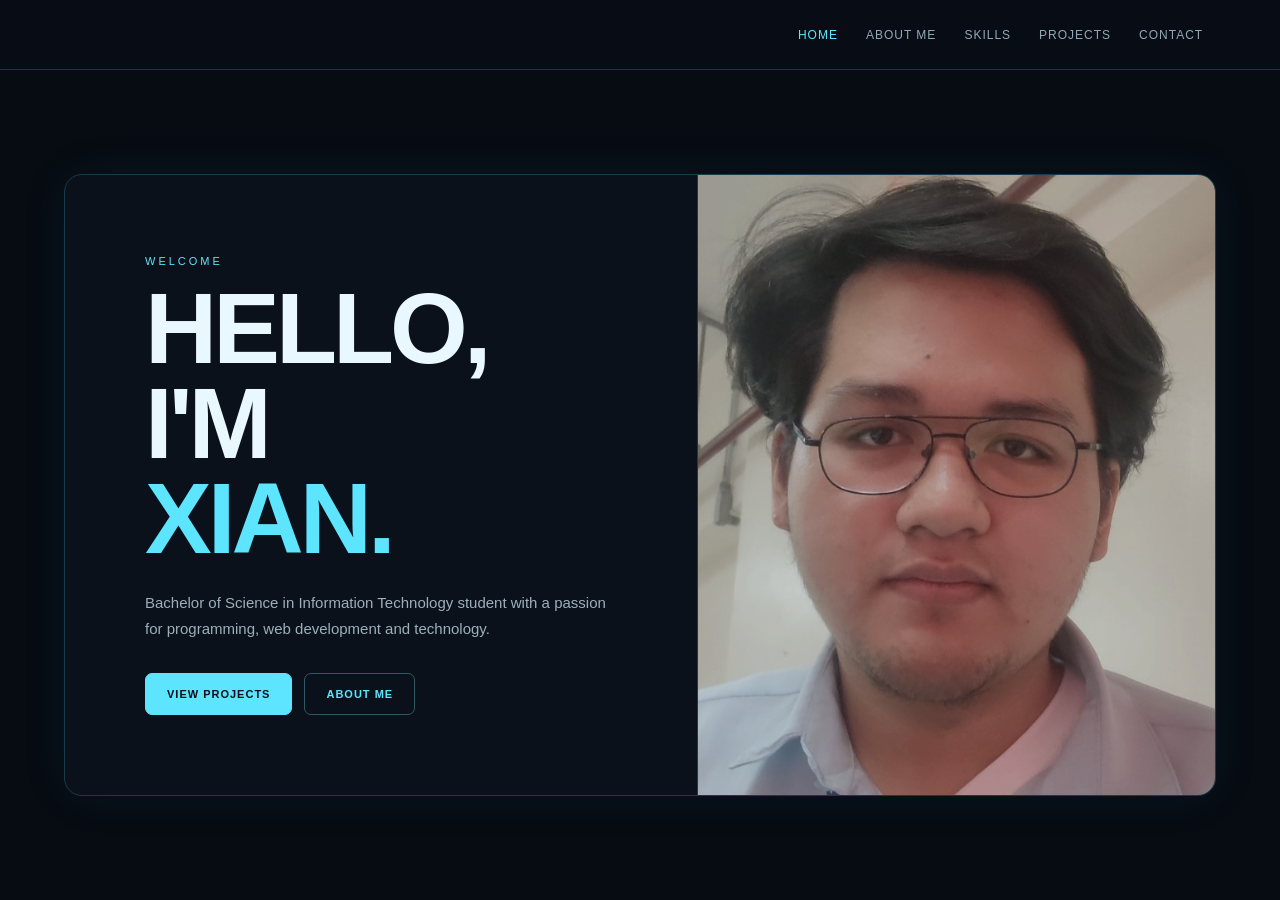
<file: index.html>
<!DOCTYPE html>
<html lang="en">

<head>
    <meta charset="UTF-8">
    <meta name="viewport" content="width=device-width, initial-scale=1.0">
    <title>XIAN.POGE | Home</title>
    <link rel = "stylesheet" href="index.css" >
</head>


<body>

    <nav class="navbar">

        <a href="index.html" class="logo">
        </a>


        <div class="nav-links">

            <a href="index.html" class="active">
                HOME
            </a>

            <a href="Portfolio_html/about.html">
                ABOUT ME
            </a>

            <a href="Portfolio_html/skills.html">
                SKILLS
            </a>

            <a href="Portfolio_html/projects.html">
                PROJECTS
            </a>

            <a href="Portfolio_html/contact.html">
                CONTACT
            </a>

        </div>

    </nav>


    <main>

        <section class="hero-card">


            <!-- LEFT SIDE -->

            <div class="hero-content">

                <p class="eyebrow">
                    WELCOME
                </p>


                <h1>
                    HELLO, I'M
                    <br>

                    <span>
                        XIAN.
                    </span>
                </h1>


                <p class="description">
                    Bachelor of Science in Information Technology student with a passion for programming,
                    web development and technology.
                </p>


                <div class="buttons">

                    <a
                        href="Portfolio_html/projects.html"
                        class="button primary"
                    >
                        VIEW PROJECTS
                    </a>


                    <a
                        href="Portfolio_html/about.html"
                        class="button secondary"
                    >
                        ABOUT ME
                    </a>

                </div>

            </div>


            <!-- RIGHT SIDE PHOTO -->

            <div class="hero-photo">               
                    <img src = "home-image.jpg" alt="Xian">
            </div>


        </section>

    </main>


</body>

</html>
</file>
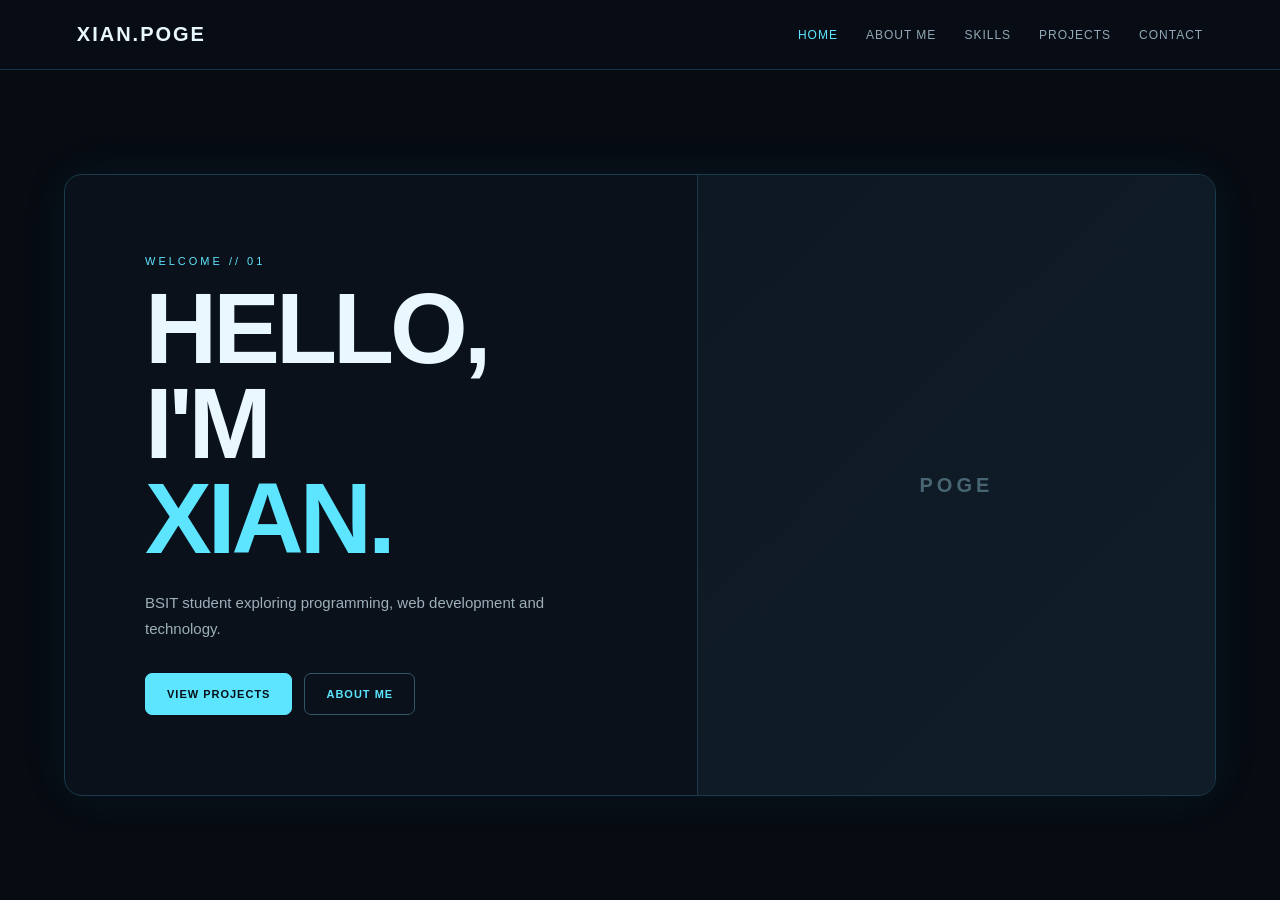
<file: Portfolio_html/index.html>
<!DOCTYPE html>
<html lang="en">

<head>
    <meta charset="UTF-8">
    <meta name="viewport" content="width=device-width, initial-scale=1.0">
    <title>XIAN.POGE | Home</title>
    <link rel = "stylesheet" href="/css/index.css" >
</head>


<body>

    <nav class="navbar">

        <a href="index.html" class="logo">
            XIAN.POGE
        </a>


        <div class="nav-links">

            <a href="index.html" class="active">
                HOME
            </a>

            <a href="about.html">
                ABOUT ME
            </a>

            <a href="skills.html">
                SKILLS
            </a>

            <a href="projects.html">
                PROJECTS
            </a>

            <a href="contact.html">
                CONTACT
            </a>

        </div>

    </nav>


    <!-- =========================
         HOME CONTENT
    ========================= -->

    <main>

        <section class="hero-card">


            <!-- LEFT SIDE -->

            <div class="hero-content">

                <p class="eyebrow">
                    WELCOME // 01
                </p>


                <h1>
                    HELLO, I'M
                    <br>

                    <span>
                        XIAN.
                    </span>
                </h1>


                <p class="description">
                    BSIT student exploring programming,
                    web development and technology.
                </p>


                <div class="buttons">

                    <a
                        href="projects.html"
                        class="button primary"
                    >
                        VIEW PROJECTS
                    </a>


                    <a
                        href="about.html"
                        class="button secondary"
                    >
                        ABOUT ME
                    </a>

                </div>

            </div>


            <!-- RIGHT SIDE PHOTO -->

            <div class="hero-photo">

                <!--
                    MANUALLY ADD YOUR PHOTO HERE.

                    Example:

                    <img
                        src="images/profile.jpg"
                        alt="Xian"
                    >
                -->

                <div class="photo-placeholder">
                    POGE
                </div>

            </div>


        </section>

    </main>


</body>

</html>
</file>
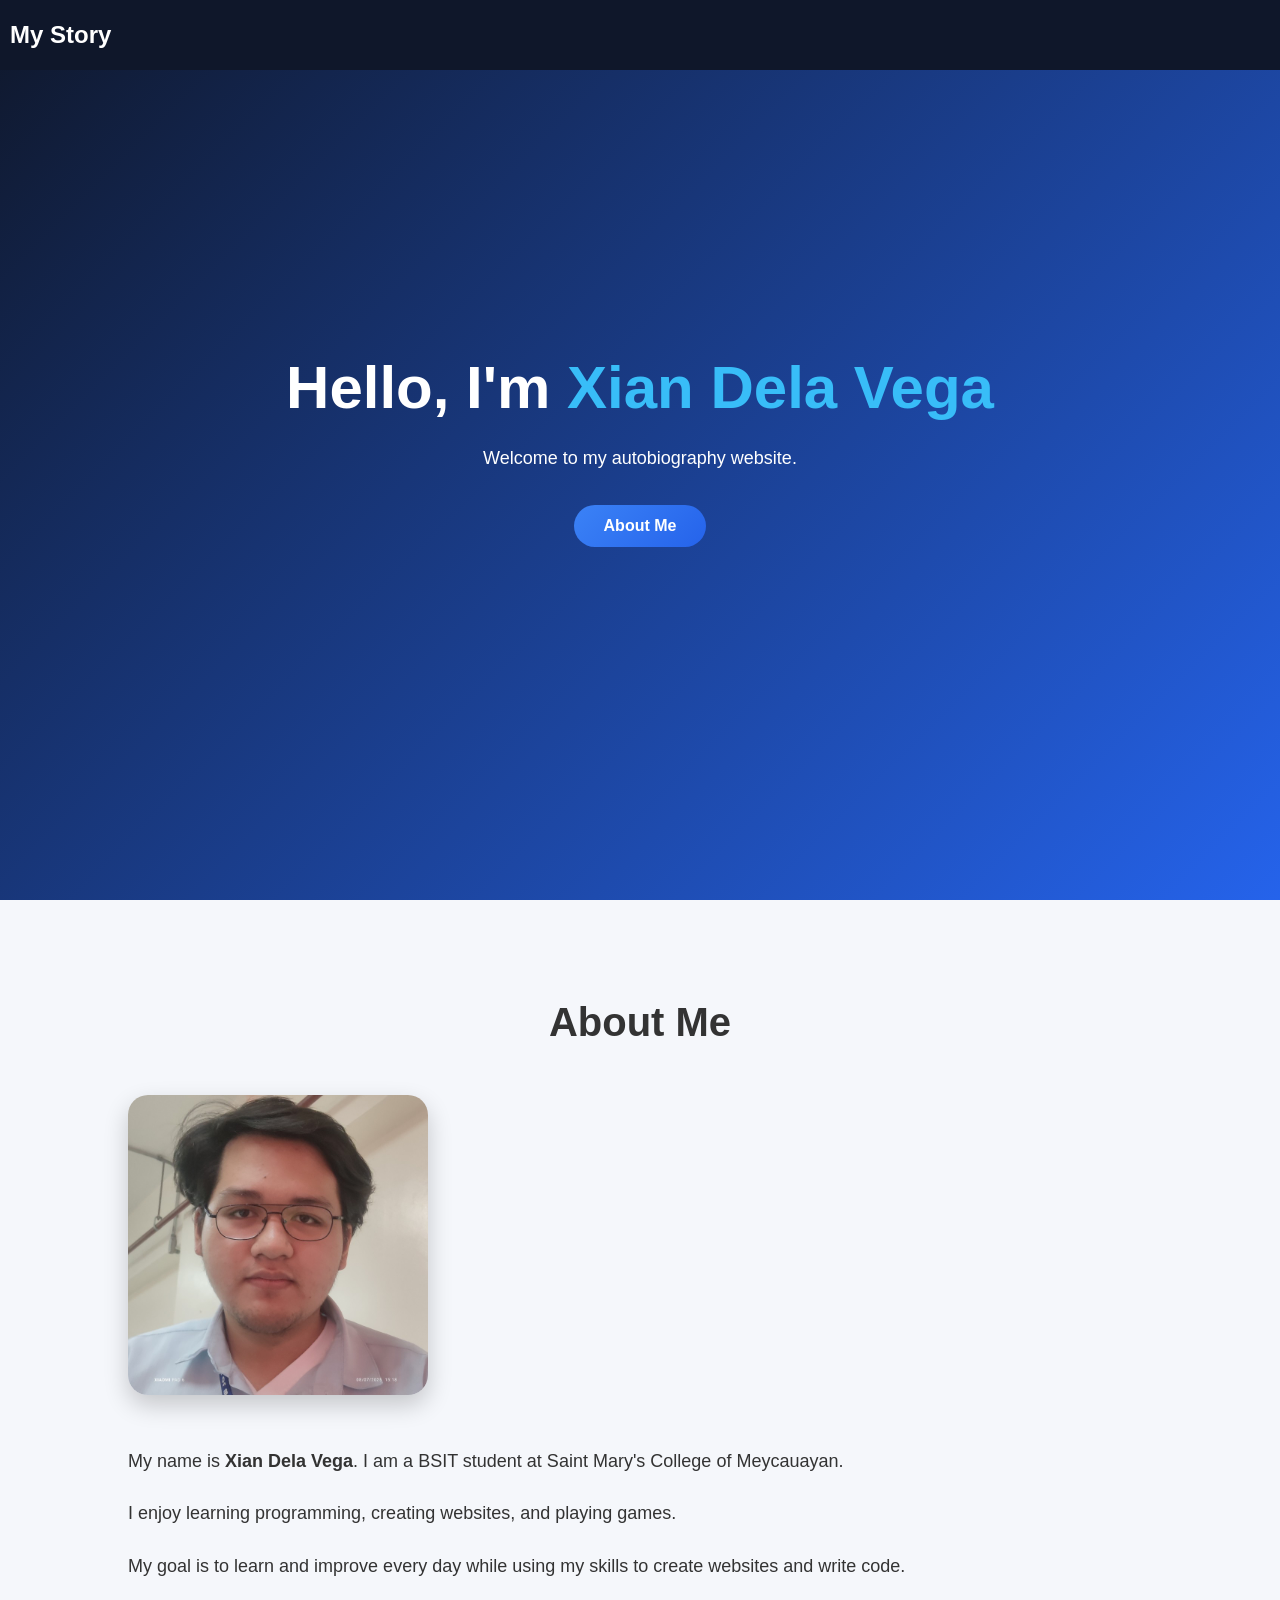
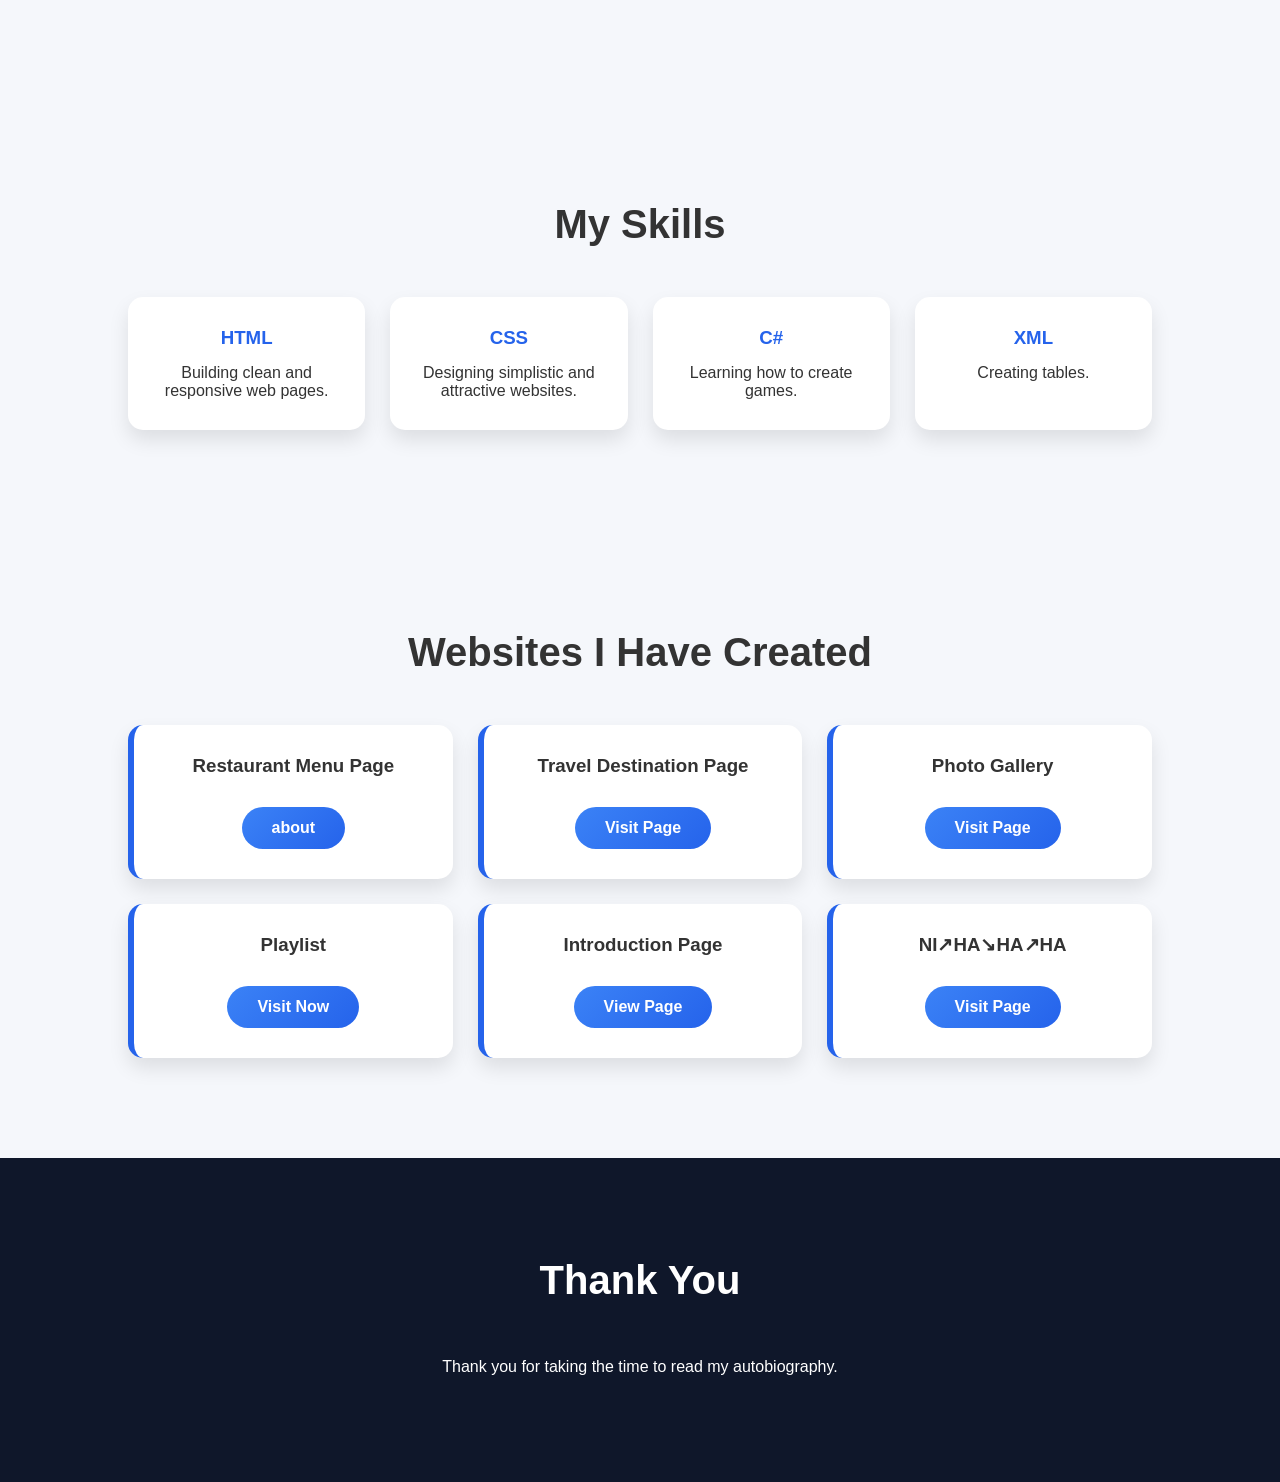
<file: Projects/biography/index.html>
<!DOCTYPE html>
<html lang="en">

<head>
    <meta charset="UTF-8">
    <meta name="viewport" content="width=device-width, initial-scale=1.0">
    <title>My Autobiography</title>
    <link rel="stylesheet" href="index.css">
</head>

<body>

    <nav class="navbar">
        <h2 class="logo">My Story</h2>
    </nav>

    <section class="hero" id="home">
        <div class="hero-content">
            <h1>Hello, I'm <span>Xian Dela Vega</span></h1>
            <p>
                Welcome to my autobiography website.
            </p>

            <a href="../about/lmao.html" class="btn">About Me</a>
        </div>
    </section>

    <section class="about" id="about">
        <h2>About Me</h2>

        <div class="about-container">

            <img src="yes.jpg">

            <div>
                <p>
                    My name is <b>Xian Dela Vega</b>. I am a BSIT student at Saint Mary's College of Meycauayan.
                </p>
                <p>
                    I enjoy learning programming, creating websites, and playing games.
                </p>
                <p>
                    My goal is to learn and improve every day while using my skills to create websites and write code.
                </p>
            </div>

        </div>

    </section>

    <section class="skills" id="skills">

        <h2>My Skills</h2>

        <div class="cards">

            <div class="card">
                <h3>HTML</h3>
                <p>Building clean and responsive web pages.</p>
            </div>

            <div class="card">
                <h3>CSS</h3>
                <p>Designing simplistic and attractive websites.</p>
            </div>

            <div class="card">
                <h3>C#</h3>
                <p>Learning how to create games.</p>
            </div>

            <div class="card">
                <h3>XML</h3>
                <p>Creating tables.</p>
            </div>

        </div>

    </section>

    <section class="journey" id="journey">

        <h2>Websites I Have Created</h2>

        <div class="timeline">

            <div class="box">
                <h3>Restaurant Menu Page</h3>
                <a href="../restau/restau.html" class="btn" target="_blank">about</a>
            </div>

            <div class="box">
                <h3>Travel Destination Page</h3>
                <a href="../travel/travel.html" class="btn" target="_blank">Visit Page</a>
            </div>

            <div class="box">
                <h3>Photo Gallery</h3>
                <a href="../logi/photo.html" class="btn" target="_blank">Visit Page</a>
            </div>

            <div class="box">
                <h3>Playlist</h3>
                <a href="../playlist/playlist.html" class="btn" target="_blank">Visit Now</a>
            </div>

            <div class="box">
                <h3>Introduction Page</h3>
                <a href="../about/lmao.html" class="btn" target="_blank">View Page</a>
            </div>
            <div class="box">
                <h3>NI↗HA↘HA↗HA</h3>
                <a href="../shitpost/sound.html" class="btn" target="_blank">Visit Page</a>
            </div>

        </div>

    </section>

    <section class="contact" id="contact">

        <h2>Thank You</h2>

        <p>
            Thank you for taking the time to read my autobiography.
        </p>

    </section>

</body>

</html>
</file>
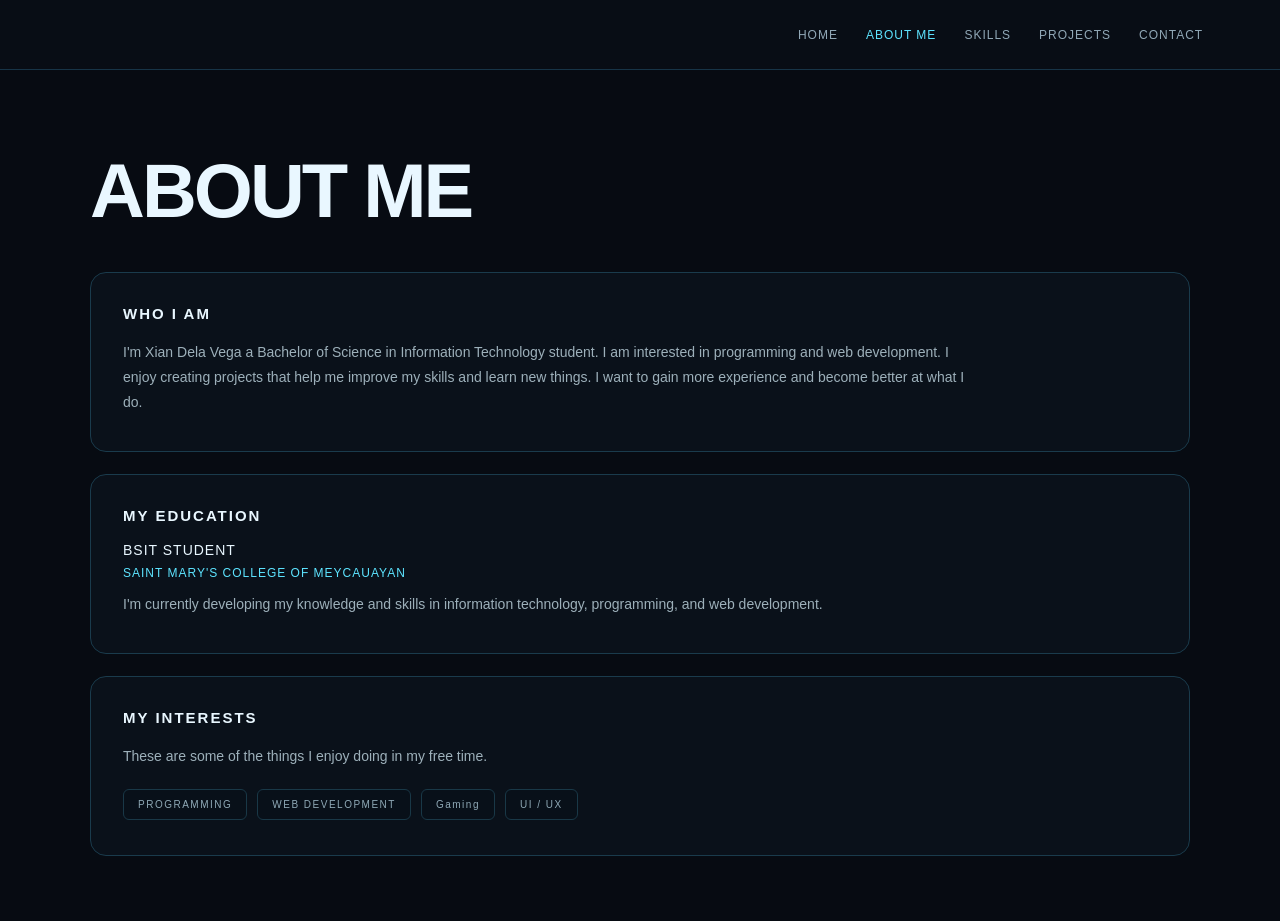
<file: Portfolio_html/about.html>
<!DOCTYPE html>
<html lang="en">

<head>
    <meta charset="UTF-8">
    <meta name="viewport" content="width=device-width, initial-scale=1.0">
    <title>XIAN.POGE | About Me</title>
    <link rel="stylesheet" href="../css/abaut.css">
</head>

<body>

    <nav class="navbar">

        <a href="../index.html" class="logo">
           
        </a>


        <div class="nav-links">

            <a href="../index.html">
                HOME
            </a>

            <a href="about.html" class="active">
                ABOUT ME
            </a>

            <a href="skills.html">
                SKILLS
            </a>

            <a href="projects.html">
                PROJECTS
            </a>

            <a href="contact.html">
                CONTACT
            </a>

        </div>

    </nav>


    

    <main>


        <div class="page-heading">

            <div class="eyebrow">
            
            </div>

            <h1>
                ABOUT ME
            </h1>

        </div>


        

        <section class="about-stack">


            <!-- SECTION 01 -->

            <article class="about-card">

                <h2>
                    WHO I AM
                </h2>

                <p>
                    I'm Xian Dela Vega a Bachelor of Science in Information Technology student. 
                    I am interested in programming and web development.
                    I enjoy creating projects that help me improve my skills and learn new things.
                    I want to gain more experience and become better at what I do.
                </p>

            </article>


            <!-- SECTION 02 -->

            <article class="about-card">

                <h2>
                    MY EDUCATION
                </h2>


                <div class="education-title">
                    BSIT STUDENT
                </div>


                <div class="education-school">
                    SAINT MARY'S COLLEGE OF MEYCAUAYAN
                </div>


                <p>
                    I'm currently developing my knowledge
                    and skills in information technology,
                    programming, and web development.
                </p>

            </article>


            <!-- SECTION 03 -->

            <article class="about-card">

                <h2>
                    MY INTERESTS
                </h2>


                <p>
                    These are some of the things I enjoy doing in my free time.
                </p>


                <div class="interest-list">

                    <span class="interest">
                        PROGRAMMING
                    </span>

                    <span class="interest">
                        WEB DEVELOPMENT
                    </span>

                    <span class="interest">
                        Gaming
                    </span>

                    <span class="interest">
                        UI / UX
                    </span>

                </div>

            </article>


        </section>

    </main>


</body>

</html>
</file>
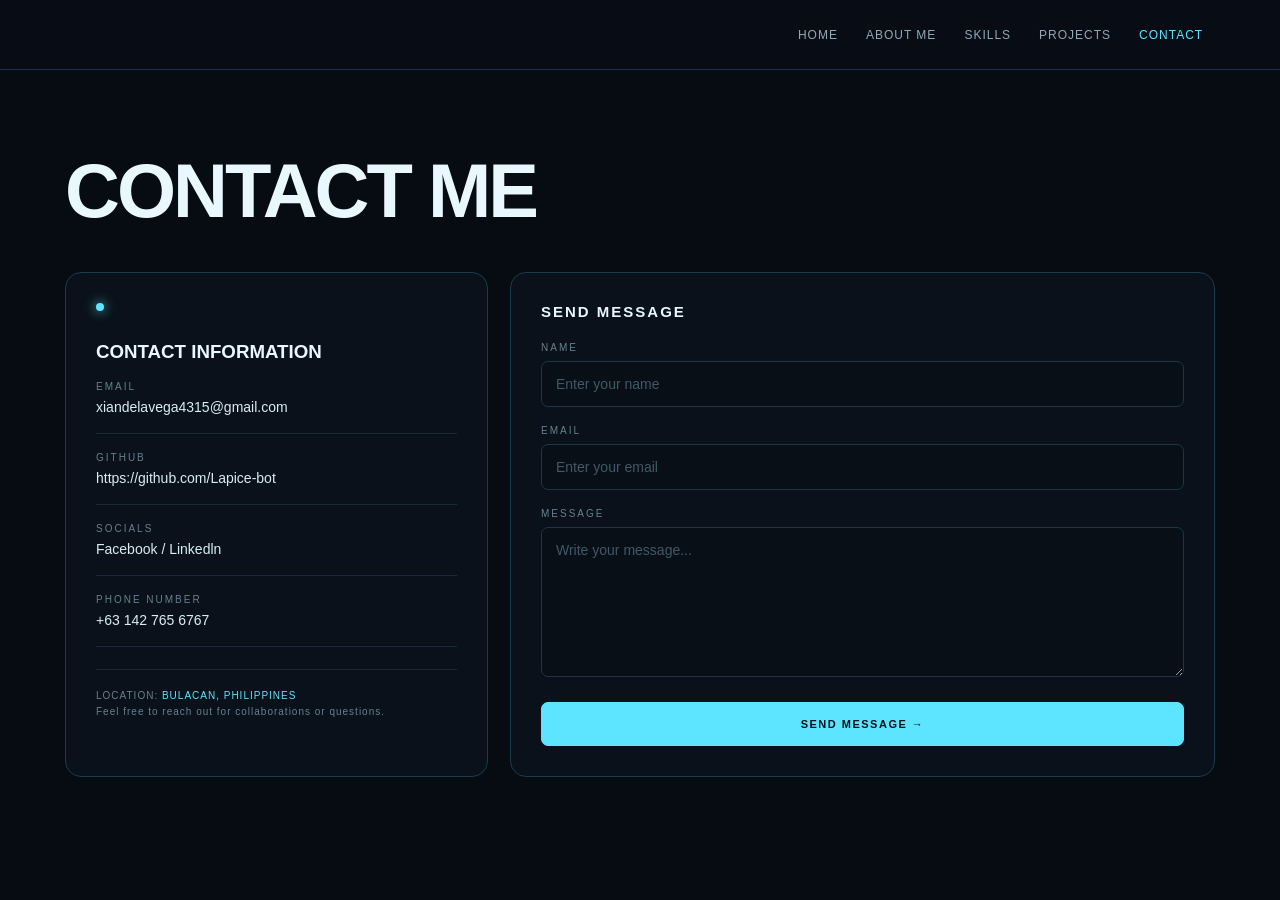
<file: Portfolio_html/contact.html>
<!DOCTYPE html>
<html lang="en">

<head>

    <meta charset="UTF-8">
    <meta name="viewport" content="width=device-width, initial-scale=1.0">
    <title>XIAN.POGE | Contact</title>
    <link rel="stylesheet" href="../css/contact.css">
</head>


<body>

    <nav class="navbar">

        <a href="../index.html" class="logo">
           
        </a>


        <div class="nav-links">

            <a href="../index.html">
                HOME
            </a>

            <a href="about.html">
                ABOUT ME
            </a>

            <a href="skills.html">
                SKILLS
            </a>

            <a href="projects.html">
                PROJECTS
            </a>

            <a href="contact.html" class="active">
                CONTACT
            </a>

        </div>

    </nav>


  
         <!-- CONTACT -->
    <main>


        <div class="heading">

            <div class="eyebrow">
               
            </div>

            <h1>
                CONTACT ME
            </h1>

        </div>


        <section class="dashboard">


            
                 <!-- LEFT PANEL -->
            <div class="panel">

                <div class="status">

                    <span class="status-dot"></span>

                    

                </div>

                <h3>
                    CONTACT INFORMATION
                </h3>


                <!-- EMAIL -->

                <div class="info-item">

                    <div class="info-label">
                        EMAIL
                    </div>

                    <div class="info-value">

                        <a href="mailto:delavegaxian243@gmail.com">
                            xiandelavega4315@gmail.com
                        </a>

                    </div>

                </div>


                <!-- GITHUB -->

                <div class="info-item">

                    <div class="info-label">
                        GITHUB
                    </div>

                    <div class="info-value">

                        <a href="https://github.com/Lapice-bot" target="_blank">
                            https://github.com/Lapice-bot
                        </a>

                    </div>

                </div>


                <!-- SOCIALS -->

                <div class="info-item">

                    <div class="info-label">
                        SOCIALS
                    </div>

                    <div class="info-value">

                        <a href="https://www.facebook.com/xiandelavega.abunas/" target="_blank">
                            Facebook
                        </a>

                        /

                        <a href="https://www.linkedin.com/in/xian-dela-vega-273459379/" target="_blank">
                            Linkedln
                        </a>

                    </div>

                </div>


                <!-- AVAILABILITY -->

                <div class="info-item">

                    <div class="info-label">
                        PHONE NUMBER
                    </div>

                    <div class="info-value">
                        +63 142 765 6767
                    </div>

                </div>


                <div class="availability">

                    LOCATION:
                    <span>
                        BULACAN, PHILIPPINES
                    </span>

                    <br>

                    Feel free to reach out
                    for collaborations
                    or questions.

                </div>


            </div>


            
                 <!-- RIGHT PANEL -->
           

            <div class="panel">


                <h2>
                    SEND MESSAGE
                </h2>


                <form>


                  

                    <label>

                        NAME

                        <input type="text" name="name" placeholder="Enter your name">

                    </label>


                  

                    <label>

                        EMAIL

                        <input type="email" name="email" placeholder="Enter your email">

                    </label>


                   

                    <label>

                        MESSAGE

                        <textarea name="message" placeholder="Write your message..."></textarea>

                    </label>


                    

                    <button type="submit">
                        SEND MESSAGE →
                    </button>


                </form>


            </div>


        </section>


    </main>


</body>

</html>
</file>
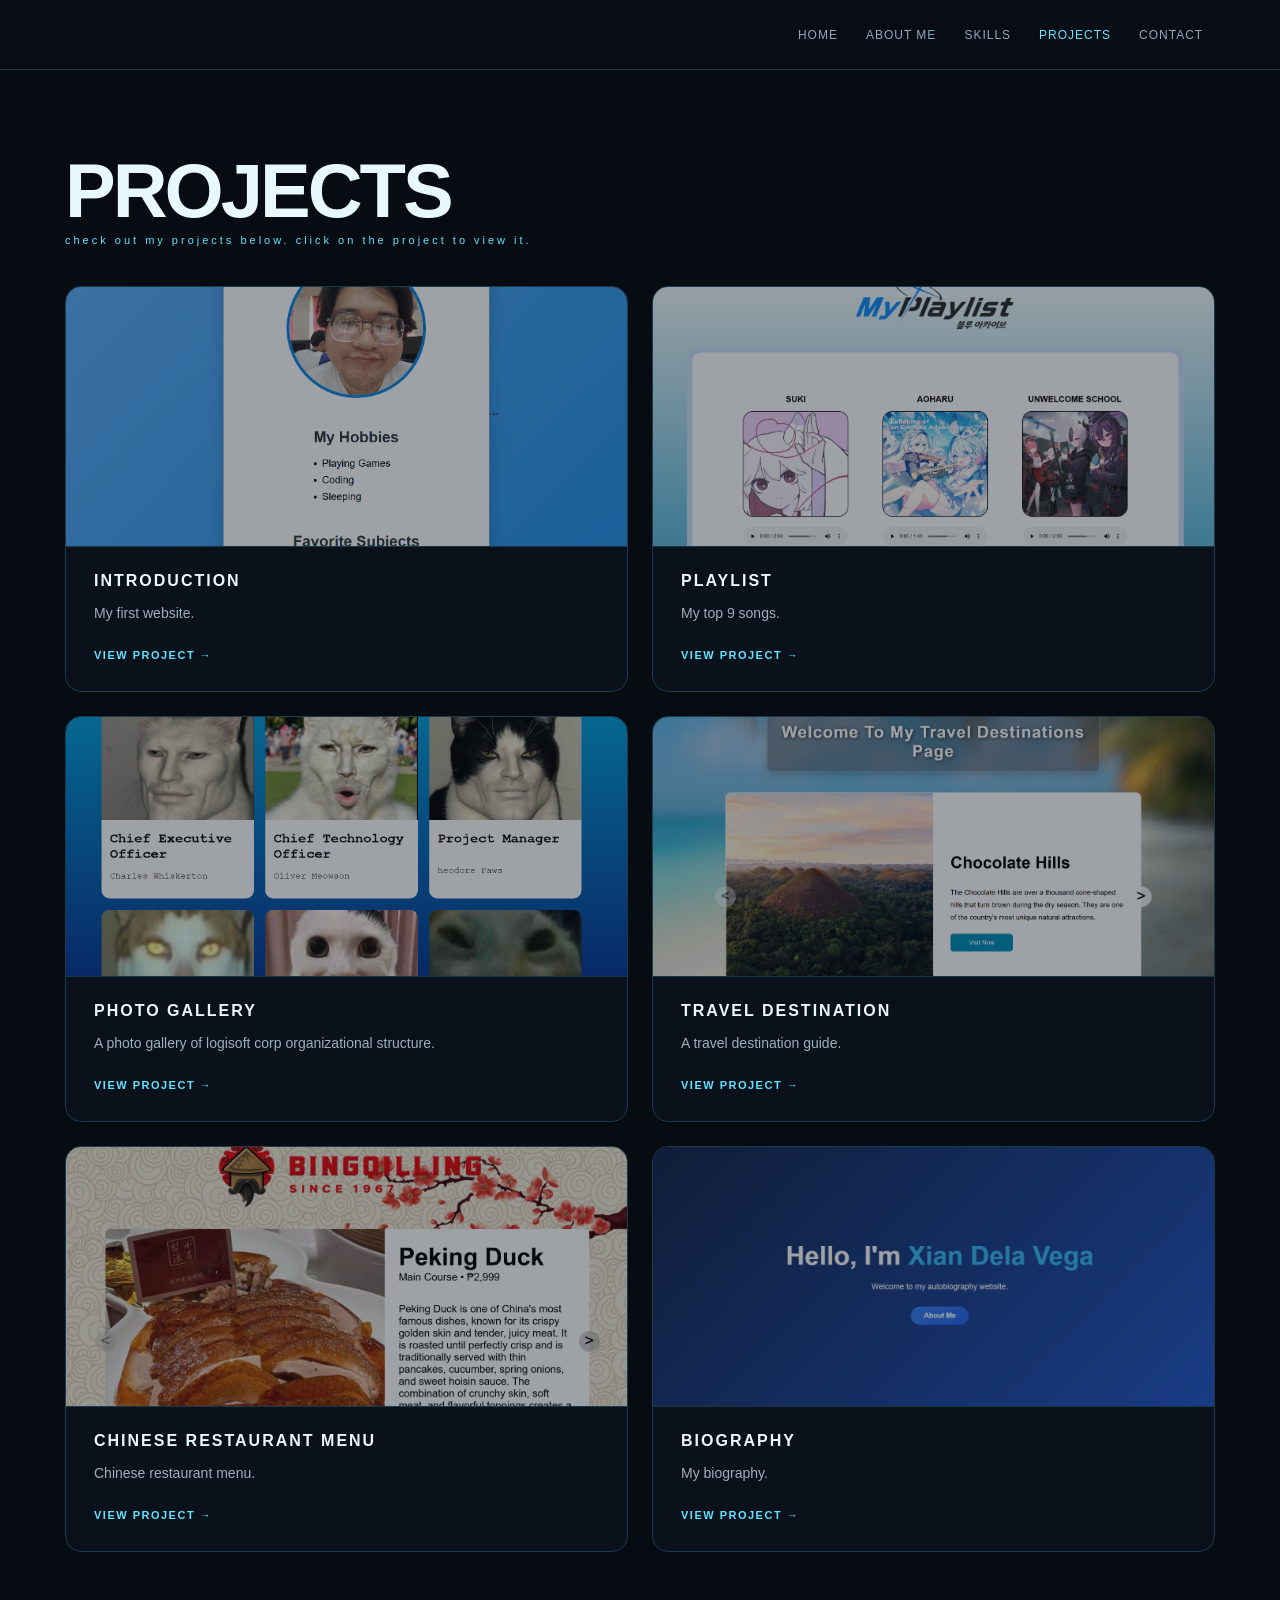
<file: Portfolio_html/projects.html>
<!DOCTYPE html>
<html lang="en">

<head>

    <meta charset="UTF-8">
    <meta name="viewport" content="width=device-width, initial-scale=1.0">
    <title>XIAN.POGE | Projects</title>
    <link rel="stylesheet" href="../css/project.css">
</head>


<body>

    <nav class="navbar">

        <a href="../index.html" class="logo">

        </a>


        <div class="nav-links">

            <a href="../index.html">
                HOME
            </a>

            <a href="about.html">
                ABOUT ME
            </a>

            <a href="skills.html">
                SKILLS
            </a>

            <a href="projects.html" class="active">
                PROJECTS
            </a>

            <a href="contact.html">
                CONTACT
            </a>

        </div>

    </nav>


    <main>


        <div class="page-heading">

            <div class="eyebrow">
            </div>
            
            <h1>
                PROJECTS
            </h1>

            <p class="eyebrow">
                check out my projects below. click on the project to view it.
            </p>

        </div>


        <section class="project-grid">


            <!-- PROJECT 01 -->
            <a href="../Projects/about/lmao.html" class="project-card" target="_blank">

                <div class="project-image">

                    <img src="../Portfolio_pics/aboutme.png">

                </div>


                <div class="project-info">

                    <h2>
                        INTRODUCTION
                    </h2>

                    <p>
                        My first website.
                    </p>

                    <span class="view-project">
                        VIEW PROJECT →
                    </span>

                </div>

            </a>



            <!-- PROJECT 02 -->
            <a href="../Projects/playlist/playlist.html" class="project-card" target="_blank">

                <div class="project-image">

                    <img src="../Portfolio_pics/playlist.png">

                </div>


                <div class="project-info">

                    <h2>
                        PLAYLIST
                    </h2>

                    <p>
                        My top 9 songs.
                    </p>

                    <span class="view-project">
                        VIEW PROJECT →
                    </span>

                </div>

            </a>



            <!-- PROJECT 03 -->
            <a href="../Projects/logi/photo.html" class="project-card" target="_blank">

                <div class="project-image">

                    <img src="../Portfolio_pics/logisoft gal.png">

                </div>


                <div class="project-info">

                    <h2>
                        PHOTO GALLERY
                    </h2>

                    <p>
                        A photo gallery of logisoft corp organizational structure.
                    </p>

                    <span class="view-project">
                        VIEW PROJECT →
                    </span>

                </div>

            </a>



            <!-- PROJECT 04 -->
            <a href="../Projects/travel/travel.html" class="project-card" target="_blank">

                <div class="project-image">

                    <img src="../Portfolio_pics/travel desti.png">

                </div>


                <div class="project-info">

                    <h2>
                        TRAVEL DESTINATION
                    </h2>

                    <p>
                        A travel destination guide.
                    </p>

                    <span class="view-project">
                        VIEW PROJECT →
                    </span>

                </div>

            </a>


            <!-- PROJECT 05 -->
            <a href="../Projects/restau/restau.html" class="project-card" target="_blank">

                <div class="project-image">

                    <img src="../Portfolio_pics/restau.png">

                </div>


                <div class="project-info">

                    <h2>
                        CHINESE RESTAURANT MENU
                    </h2>

                    <p>
                        Chinese restaurant menu.
                    </p>

                    <span class="view-project">
                        VIEW PROJECT →
                    </span>

                </div>

            </a>



            <!-- PROJECT 6 -->
            <a href="../Projects/biography/index.html" class="project-card" target="_blank">

                <div class="project-image">


                    <img src="../Portfolio_pics/biography.png">


                </div>


                <div class="project-info">

                    <h2>
                        BIOGRAPHY
                    </h2>

                    <p>
                        My biography.
                    </p>

                    <span class="view-project">
                        VIEW PROJECT →
                    </span>

                </div>

            </a>


        </section>

    </main>


</body>

</html>
</file>
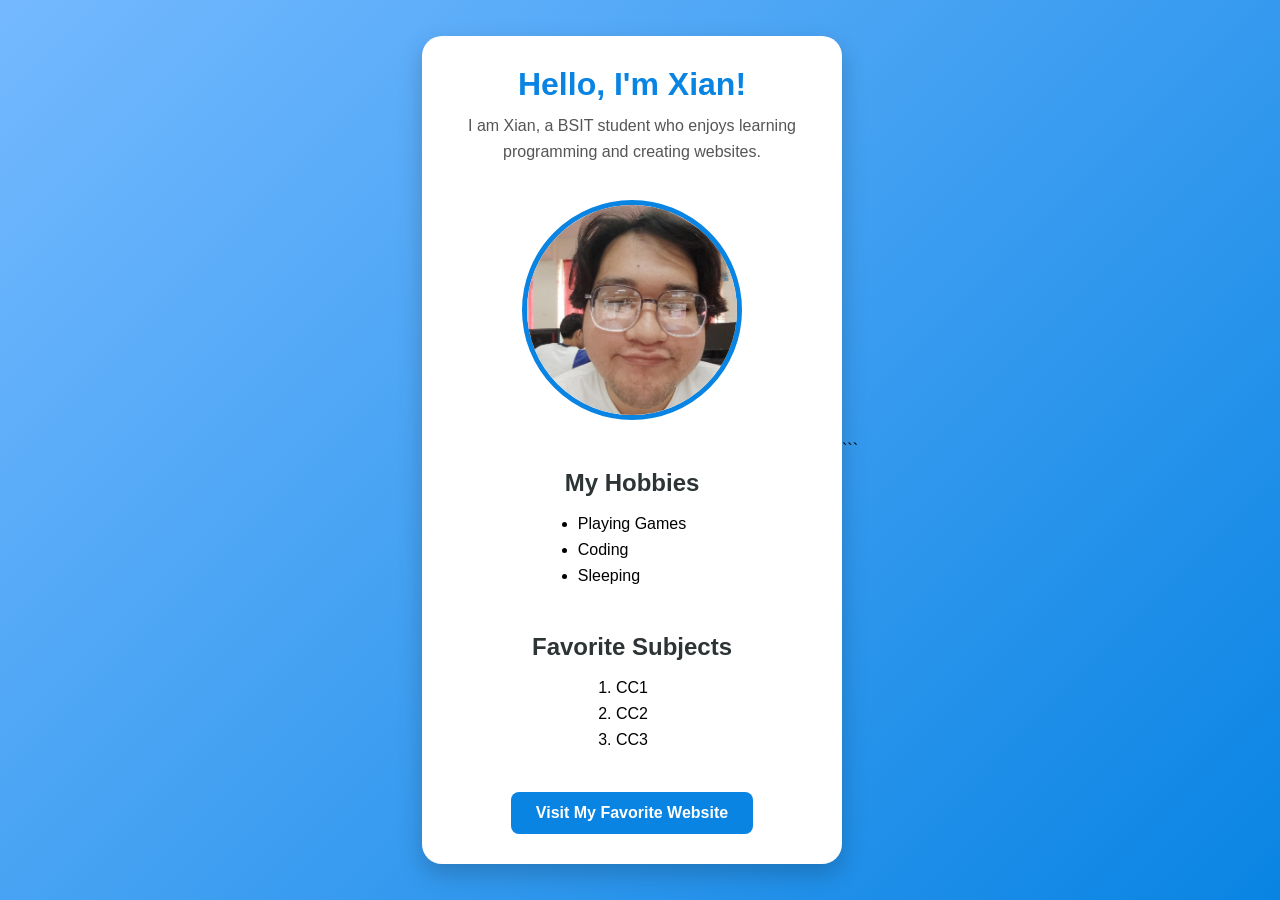
<file: Projects/about/lmao.html>
<!DOCTYPE html>
<html lang="en">

<head>
    <meta charset="UTF-8">
    <meta name="viewport" content="width=device-width, initial-scale=1.0">
    <title>About Xian</title>

    <style>
        * {
            margin: 0;
            padding: 0;
            box-sizing: border-box;
            font-family: Arial, Helvetica, sans-serif;
        }

        body {
            background: linear-gradient(135deg, #74b9ff, #0984e3);
            display: flex;
            justify-content: center;
            align-items: center;
            min-height: 100vh;
        }

        .container {
            width: 420px;
            background: white;
            padding: 30px;
            border-radius: 20px;
            box-shadow: 0 10px 25px rgba(0, 0, 0, 0.2);
            text-align: center;
        }

        h1 {
            color: #0984e3;
            margin-bottom: 10px;
        }

        h2 {
            color: #2d3436;
            margin-top: 25px;
            margin-bottom: 10px;
        }

        p {
            color: #555;
            line-height: 1.6;
            margin-bottom: 15px;
        }

        img {
            width: 220px;
            height: 220px;
            object-fit: cover;
            border-radius: 50%;
            border: 5px solid #0984e3;
            margin: 20px 0;
        }

        ul,
        ol {
            text-align: left;
            display: inline-block;
            margin-bottom: 15px;
        }

        li {
            margin: 8px 0;
        }

        .btn {
            display: inline-block;
            margin-top: 20px;
            padding: 12px 25px;
            background: #0984e3;
            color: white;
            text-decoration: none;
            border-radius: 8px;
            font-weight: bold;
            transition: 0.3s;
        }

        .btn:hover {
            background: #0767b5;
            transform: scale(1.05);
        }
    </style>

</head>

<body>

    <div class="container">

        <h1>Hello, I'm Xian!</h1>

        <p>
            I am Xian, a BSIT student who enjoys learning programming and creating websites.
        </p>

        <img src="poge.jpg" alt="Xian">

        <h2>My Hobbies</h2>

        <ul>
            <li>Playing Games</li>
            <li>Coding</li>
            <li>Sleeping</li>
        </ul>

        <h2>Favorite Subjects</h2>

        <ol>
            <li>CC1</li>
            <li>CC2</li>
            <li>CC3</li>
        </ol>

        <br>

        <a href="https://teams.cloud.microsoft/" target="_blank" class="btn">
            Visit My Favorite Website
        </a>

    </div>

</body>

</html>
```
</file>
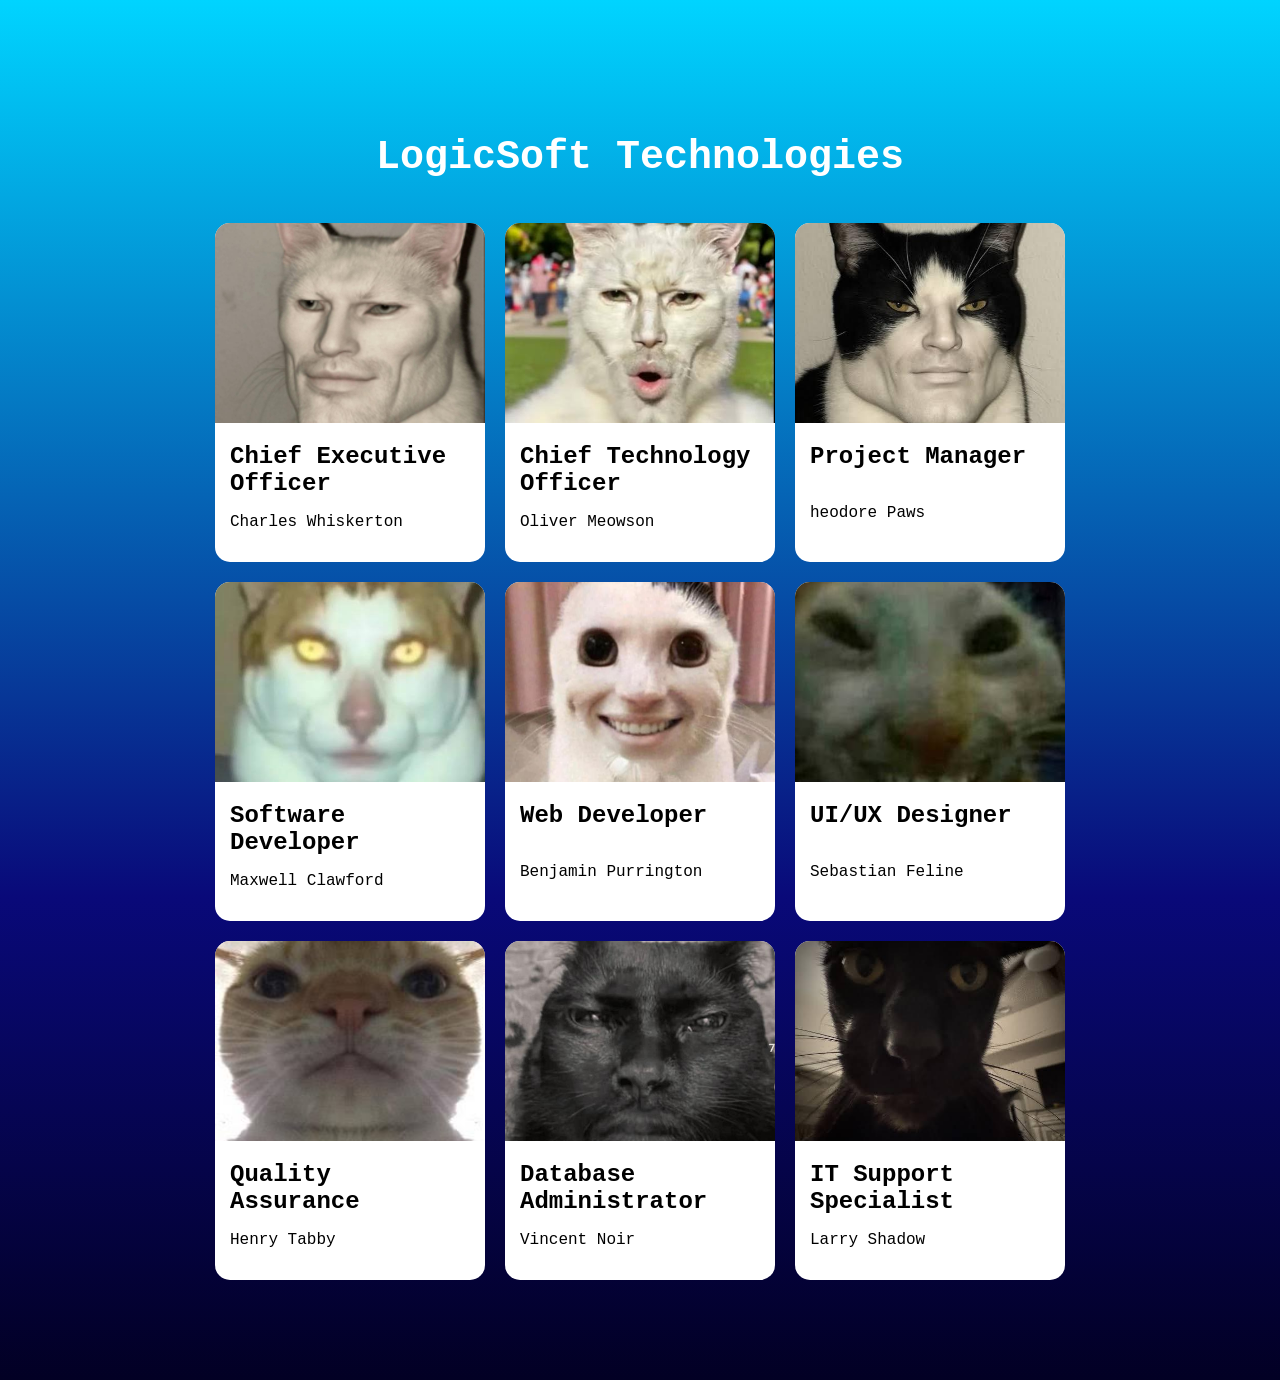
<file: Projects/logi/photo.html>
<!DOCTYPE html>
<html lang="en">

<head>
    <meta charset="UTF-8">
    <meta name="viewport" content="width=device-width, initial-scale=1.0">
    <title>Siopao</title>
    <link rel="stylesheet" href="photo.css">
</head>

<body>

    <div class="loob">

        <div class="title">
            <h1>LogicSoft Technologies</h1>
        </div>

        <div class="content">

            <div class="card">
                <img src="Chief Executive Officer.jpg">
                <div class="text">
                    <h2>Chief Executive Officer</h2>
                    <p>Charles Whiskerton</p>
                </div>
            </div>

            <div class="card">
                <img src="Chief Technology Officer.jpg">
                <div class="text">
                    <h2>Chief Technology Officer</h2>
                    <p>Oliver Meowson</p>
                </div>
            </div>

            <div class="card">
                <img src="Project Manager.jpg">
                <div class="text">
                    <h2>Project Manager</h2>
                    <br>
                    <p>heodore Paws</p>
                </div>
            </div>

            <div class="card">
                <img src="Software Developer.jpg">
                <div class="text">
                    <h2>Software Developer</h2>
                    <p>Maxwell Clawford</p>
                </div>
            </div>

            <div class="card">
                <img src="Web Developer.jpg">
                <div class="text">
                    <h2>Web Developer</h2>
                    <br>
                    <p>Benjamin Purrington</p>
                </div>
            </div>

            <div class="card">
                <img src="UIUX Designer.jpg">
                <div class="text">
                    <h2>UI/UX Designer</h2>
                    <br>
                    <p>Sebastian Feline</p>
                </div>
            </div>

            <div class="card">
                <img src="Quality Assurance.jpg">
                <div class="text">
                    <h2>Quality Assurance</h2>
                    <p>Henry Tabby</p>
                </div>
            </div>

            <div class="card">
                <img src="Database Administrator.jpg">
                <div class="text">
                    <h2>Database Administrator</h2>
                    <p>Vincent Noir</p>
                </div>
            </div>

            <div class="card">
                <img src="IT Support Specialist.jpg">
                <div class="text">
                    <h2>IT Support Specialist</h2>
                    <p>Larry Shadow</p>
                </div>
            </div>

        </div>

    </div>

</body>

</html>
</file>
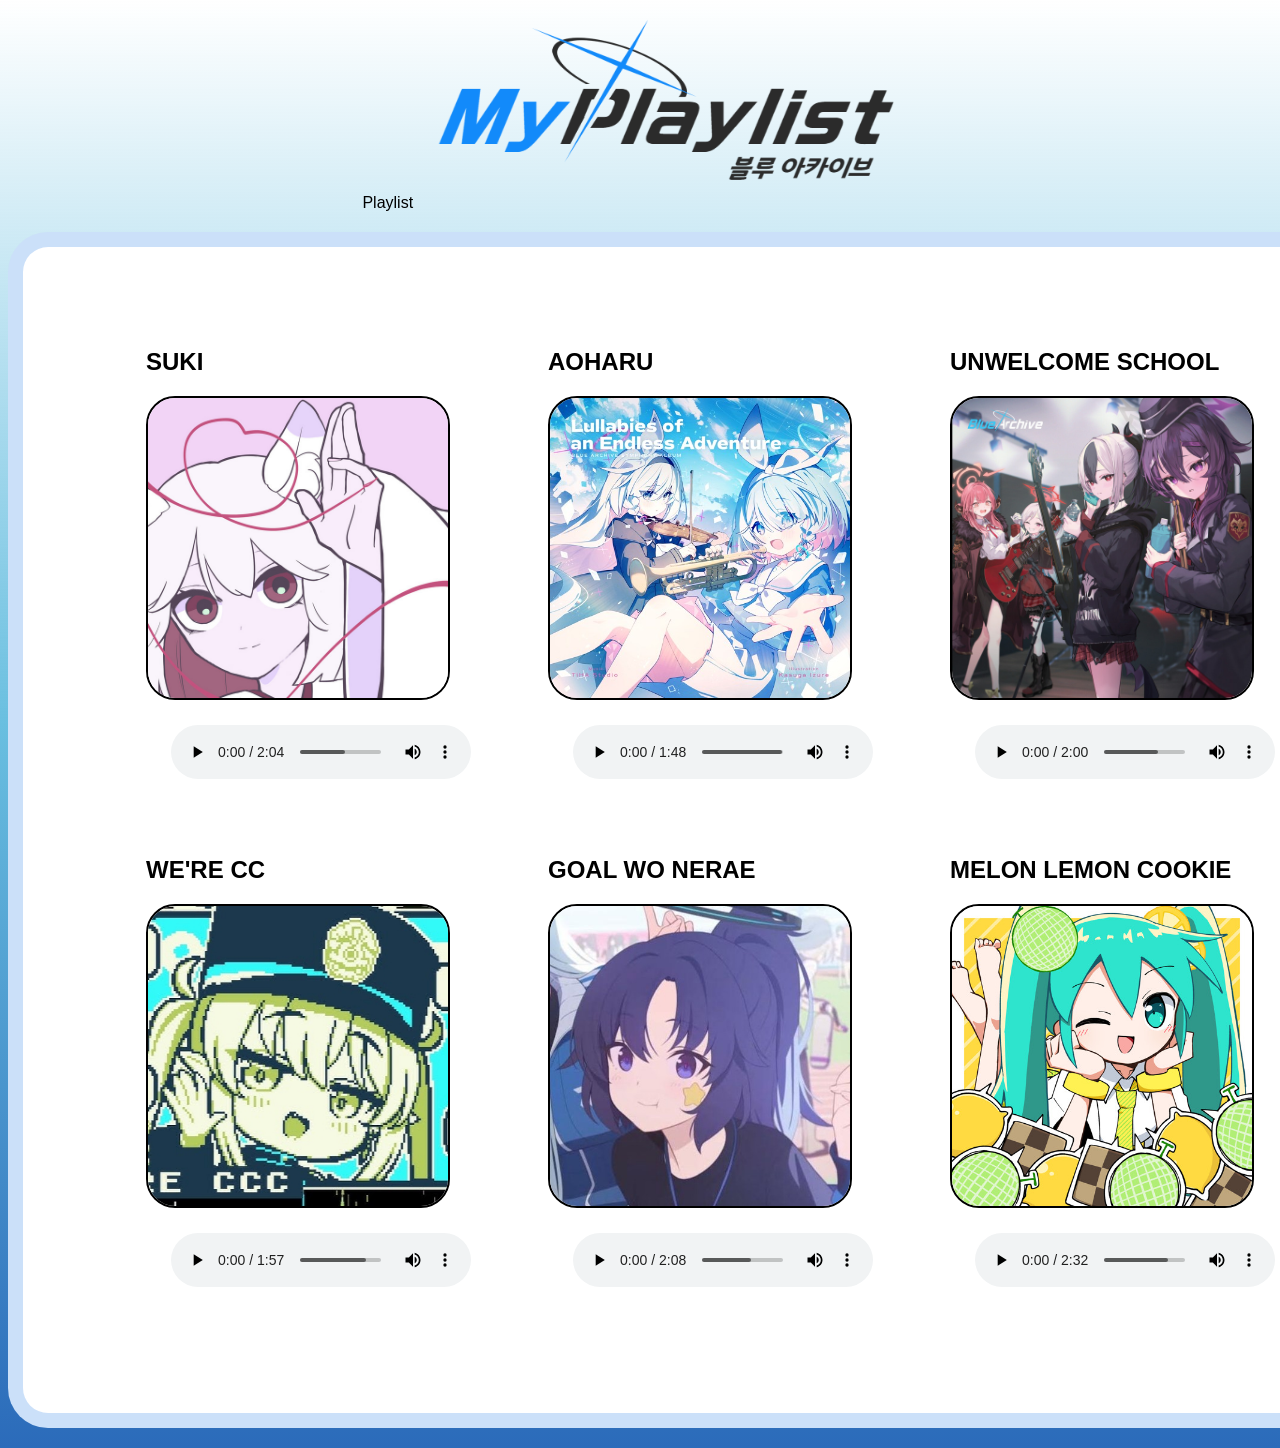
<file: Projects/playlist/playlist.html>
Playlist<!DOCTYPE html>
<html lang="en">
<head>
    <meta charset="UTF-8">
    <meta name="viewport" content="width=device-width, initial-scale=1.0">
    <link rel = "stylesheet" href = "style.css">
    <title>Playlist</title>
</head>
<body>
   
    <image src="BA.png" id ="BA">
<div class="center">

<table class="center">
        <tr>
                <td>
                    <h2>SUKI</h2>
                    <image src = "suki.png">
                    <audio controls>
                        <br><br>
                    <source src="suki.mp3" type="audio/mpeg">
                </td>
       
                <td>
                    <h2>AOHARU</h2>
                    <image src = "aoharu.png"></image>
                    <audio controls>
                        <br><br>
                    <source src="aoharu.mp3" type="audio/ogg">
                    <source src="aoharu.mp3" type="audio/mpeg">
                    </audio>
 
                </td>
 
                <td>
                    <h2>UNWELCOME SCHOOL</h2>
                    <image src = "unwelcome.png"></image>
                    <audio controls>
                        <br><br>
                    <source src="unwelcome.mp3" type="audio/ogg">
                    <source src="unwelcome.mp3" type="audio/mpeg">
                    </audio>
 
                </td>
        </tr>
 
        <tr>
                <td>
                    <h2>WE'RE CC</h2>
                    <image src = "cc.png"></image>
                    <audio controls>
                        <br><br>
                    <source src="cc.mp3" type="audio/ogg">
                    <source src= "cc.mp3" type="audio/mpeg">
                    </audio>
 
                </td>
 
                 <td>
                    <h2>GOAL WO NERAE</h2>
                    <image src = "goal.png"></image>
                    <audio controls>
                        <br><br>
                    <source src="goal.mp3" type="audio/ogg">
                    <source src= "goal.mp3" type="audio/mpeg">
                    </audio>
 
                </td>
 
                <td>
                    <h2>MELON LEMON COOKIE</h2>
                    <image src = "lmc.png"></image>
                    <audio controls>
                        <br><br>
                    <source src="lmc.mp3" type="audio/ogg">
                    <source src= "lmc.mp3" type="audio/mpeg">
                    </audio>
 
                </td>
 
        </tr>
 
 
 
 
 
</table>

</div>
 
</body>
</html>
</file>
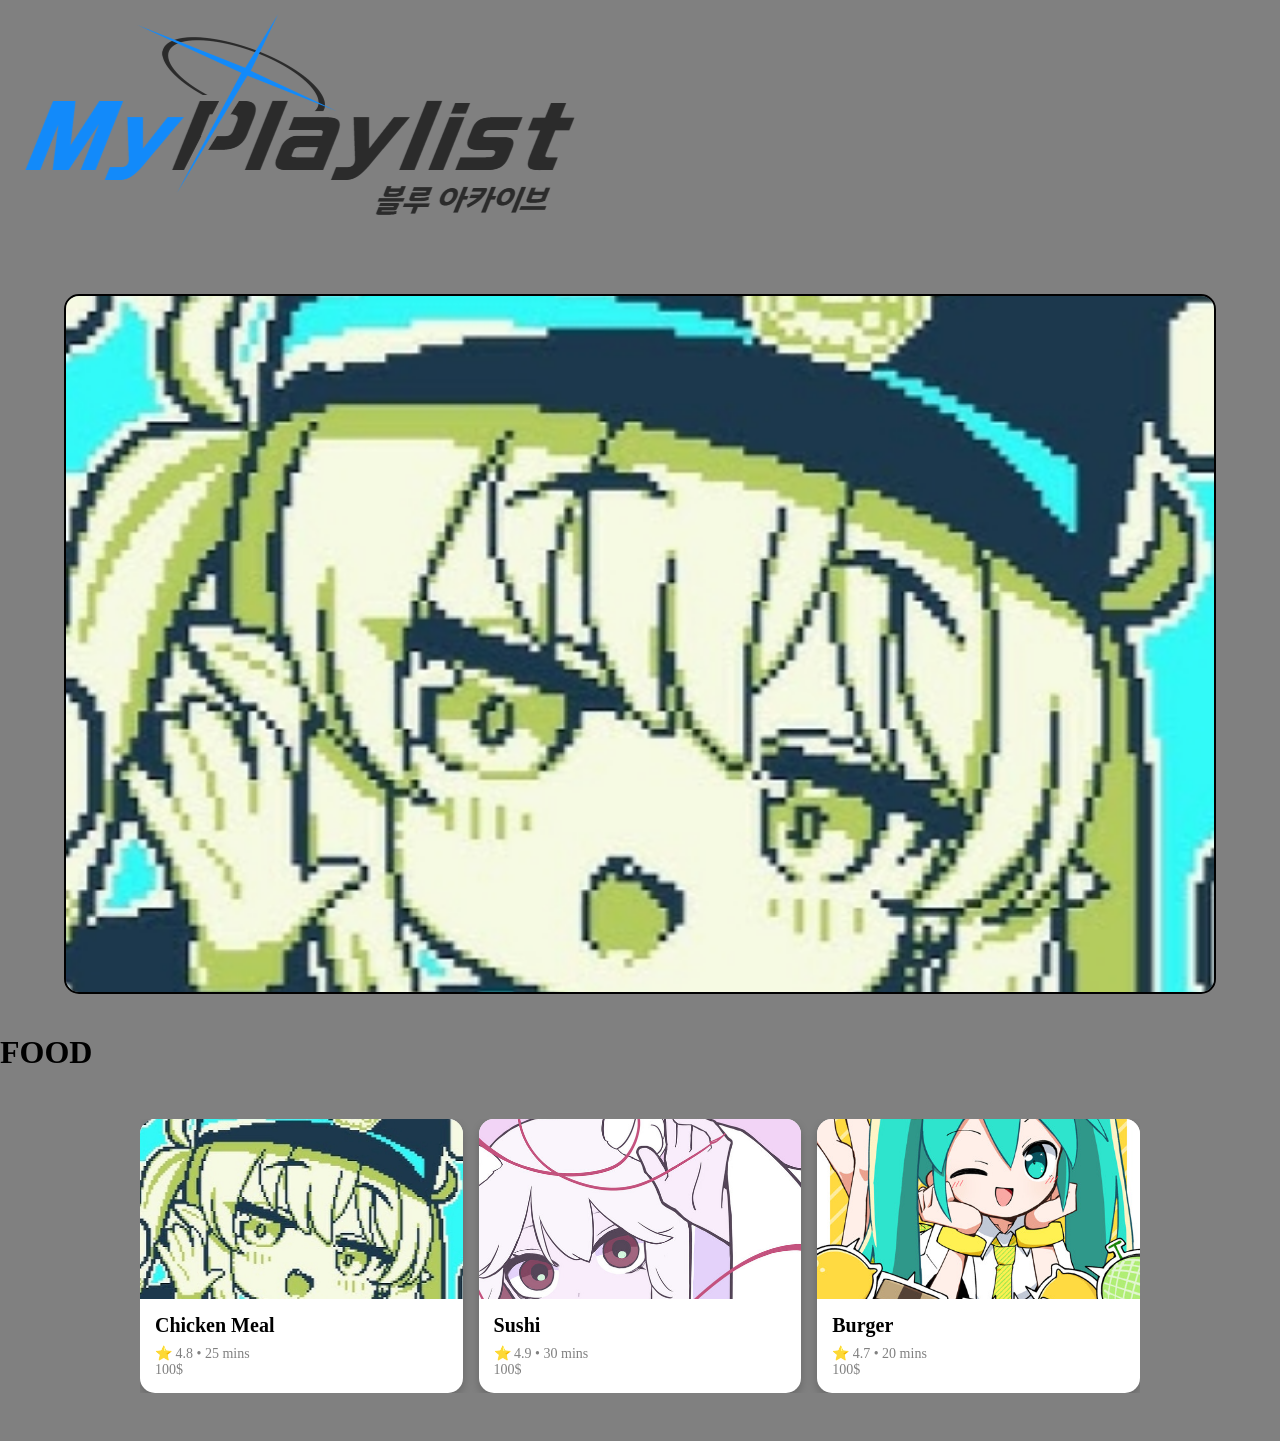
<file: Projects/playlist/test.html>
<!DOCTYPE html>
<html lang="en">

<head>
    <meta charset="UTF-8">
    <meta name="viewport" content="width=device-width, initial-scale=1.0">
    <title>Document</title>

    <style>
        body {
            background-color: grey;

        }



        * {
            margin: 0;
            padding: 0;
            box-sizing: border-box;
        }

        body {
            background-color: grey;
        }

        .carousel {
            width: 90%;
            max-width: 1400px;
            height: 700px;
            overflow-x: auto;
            overflow-y: hidden;
            margin: 40px auto;
            display: flex;
            gap: 0;
            scroll-behavior: smooth;
            anchor-name: --carousel;
            scroll-snap-type: x mandatory;
            border: 2px solid black;
            border-radius: 15px;
        }

        .carousel::-webkit-scrollbar {
            display: none;
        }

        .carousel::scroll-button(right),
        .carousel::scroll-button(left) {
            content: ">";
            border: none;
            background-color: lightblue;
            font-size: 3rem;
            color: white;
            height: 60px;
            width: 60px;
            border-radius: 50%;
            padding-bottom: .1em;
            cursor: pointer;
            position: fixed;
            position-anchor: --carousel;
            position-area: right center;
            translate: -50%;
        }

        .carousel::scroll-button(right):disabled,
        .carousel::scroll-button(left):disabled {
            opacity: 0.5;
            cursor: auto;
        }

        .carousel::scroll-button(left) {
            content: "<";
            position-area: left center;
            translate: 50%;
        }

        .card {
            flex: 0 0 100%;
            width: 100%;
            height: 100%;
            object-fit: cover;
            scroll-snap-align: start;
        }



        .carousel1 {
            width: 90%;
            max-width: 1000px;
            overflow-x: auto;
            margin: 3em auto;
            display: flex;
            gap: 1em;
            scroll-behavior: smooth;
            anchor-name: --carousel1;
            scroll-snap-type: x mandatory;
        }

        .carousel1::-webkit-scrollbar {
            display: none;
        }

        .carousel1::scroll-button(right),
        .carousel1::scroll-button(left) {
            content: '>';
            border: none;
            background-color: lightblue;
            font-size: 3rem;
            color: white;
            height: 60px;
            width: 60px;
            border-radius: 50%;
            padding-bottom: .1em;
            cursor: pointer;
            position: fixed;
            position-anchor: --carousel1;
            position-area: right center;
            translate: -50%;
        }

        .carousel1::scroll-button(right):disabled,
        .carousel1::scroll-button(left):disabled {
            opacity: 0.5;
            cursor: auto;
        }

        .carousel1::scroll-button(left) {
            content: "<";
            position-area: left center;
            translate: 50%;
        }

        .card1 {
            flex: 0 0 calc(33.333% - 0.67em);
            background: white;
            border-radius: 15px;
            overflow: hidden;
            box-shadow: 0 4px 10px rgba(0, 0, 0, 0.2);
            scroll-snap-align: start;
        }

        .card1 img {
            width: 100%;
            height: 180px;
            object-fit: cover;
            display: block;
        }

        .card-content {
            padding: 15px;
        }

        .card-content h3 {
            margin-bottom: 8px;
            font-size: 20px;
        }

        .card-content p {
            color: gray;
            font-size: 14px;
        }
    </style>

</head>


<body>

    <image src="BA.png"></image>

    <div class="carousel">

        <img class="card" src="cc.png">
        <img class="card" src="suki.png">
        <img class="card" src="lmc.png">
        <img class="card" src="aoharu.png">
        <img class="card" src="unwelcome.png">
        <img class="card" src="cc.png">
        <img class="card" src="suki.png">
        <img class="card" src="lmc.png">
        <img class="card" src="aoharu.png">
        <img class="card" src="unwelcome.png">
        <img class="card" src="cc.png">
        <img class="card" src="suki.png">
        <img class="card" src="lmc.png">
        <img class="card" src="aoharu.png">
        <img class="card" src="unwelcome.png">
    </div>

    <h1>FOOD</h1>
    <div class="carousel1">

        <div class="card1">
            <img src="cc.png">
            <div class="card-content">
                <h3>Chicken Meal</h3>
                <p>⭐ 4.8 • 25 mins</p>
                <p>100$</p>
            </div>
        </div>

        <div class="card1">
            <img src="suki.png">
            <div class="card-content">
                <h3>Sushi</h3>
                <p>⭐ 4.9 • 30 mins</p>
                <p>100$</p>
            </div>
        </div>

        <div class="card1">
            <img src="lmc.png">
            <div class="card-content">
                <h3>Burger</h3>
                <p>⭐ 4.7 • 20 mins</p>
                <p>100$</p>
            </div>
        </div>

        <div class="card1">
            <img src="cc.png">
            <div class="card-content">
                <h3>Chicken Meal</h3>
                <p>⭐ 4.8 • 25 mins</p>
                <p>100$</p>
            </div>
        </div>

        <div class="card1">
            <img src="suki.png">
            <div class="card-content">
                <h3>Sushi</h3>
                <p>⭐ 4.9 • 30 mins</p>
                <p>100$</p>
            </div>
        </div>

        <div class="card1">
            <img src="lmc.png">
            <div class="card-content">
                <h3>Burger</h3>
                <p>⭐ 4.7 • 20 mins</p>
                <p>100$</p>
            </div>
        </div>

    </div>
    

</body>

</html>
</file>
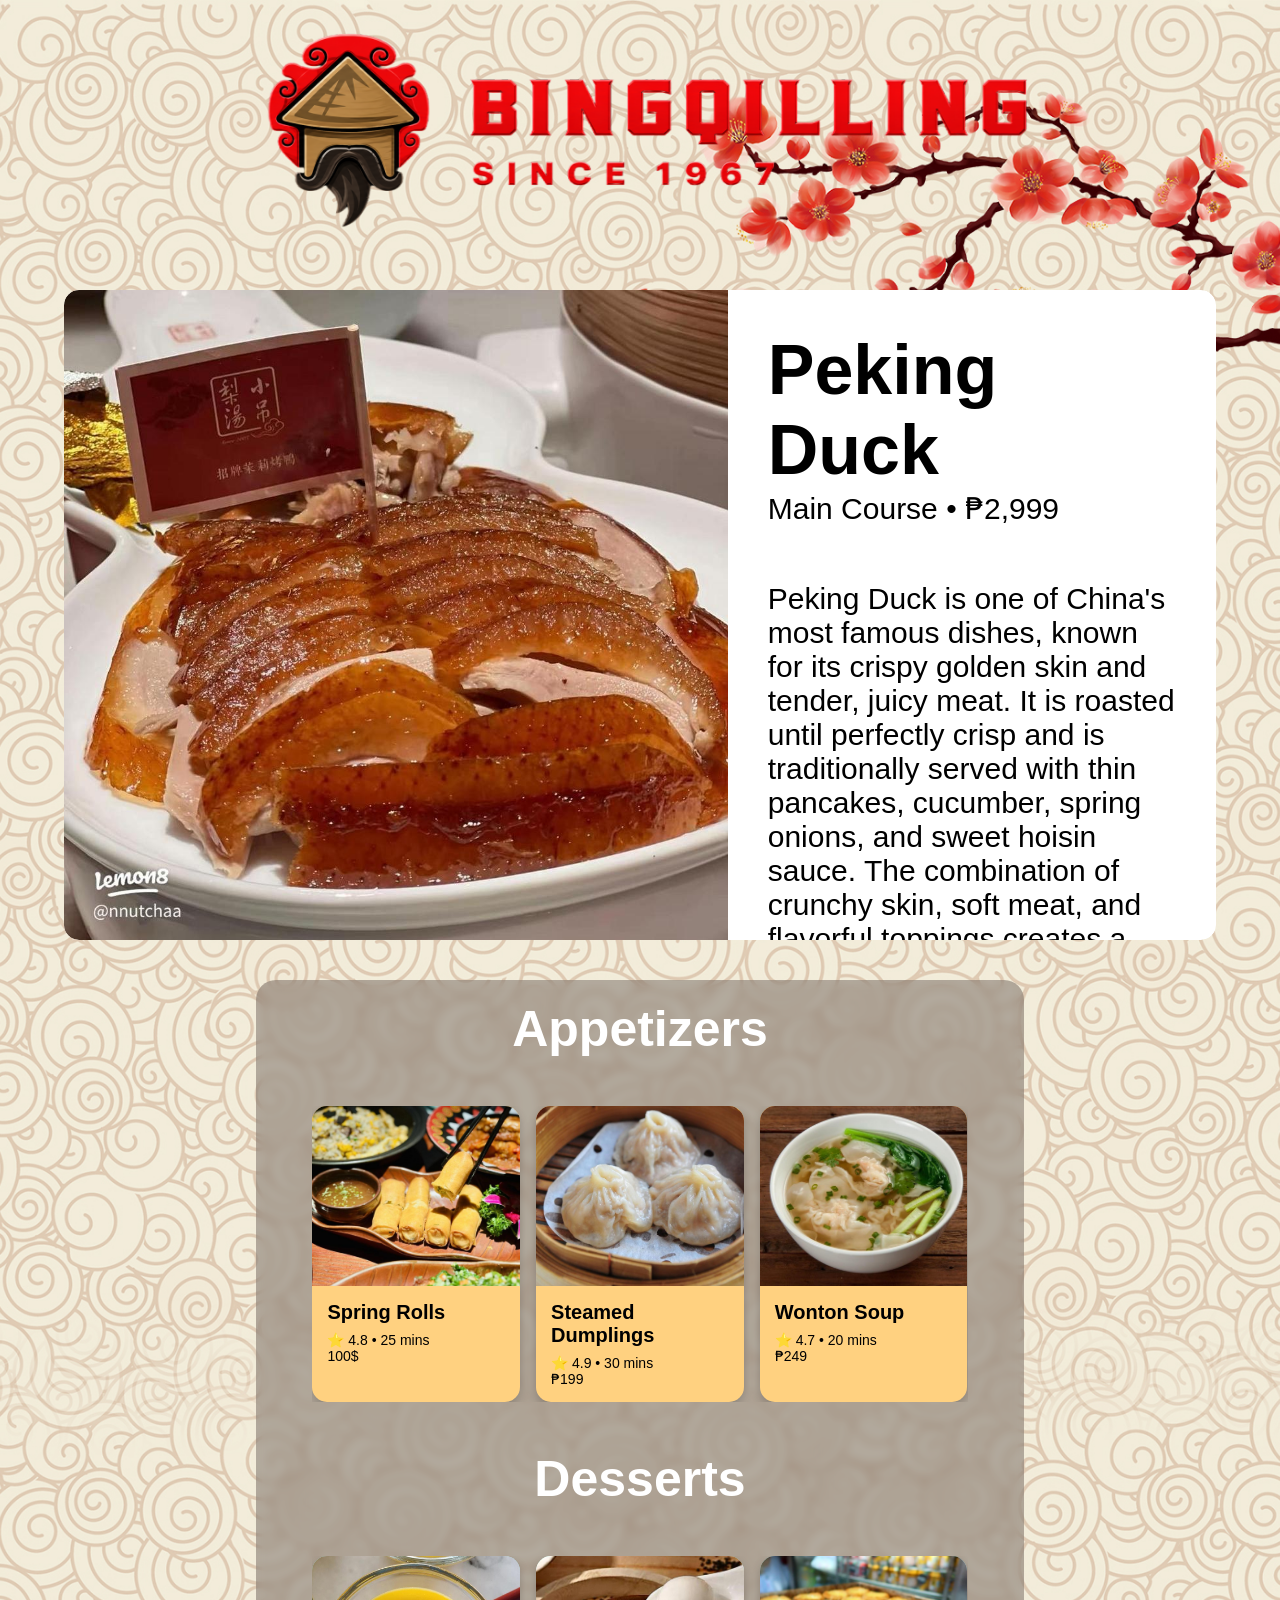
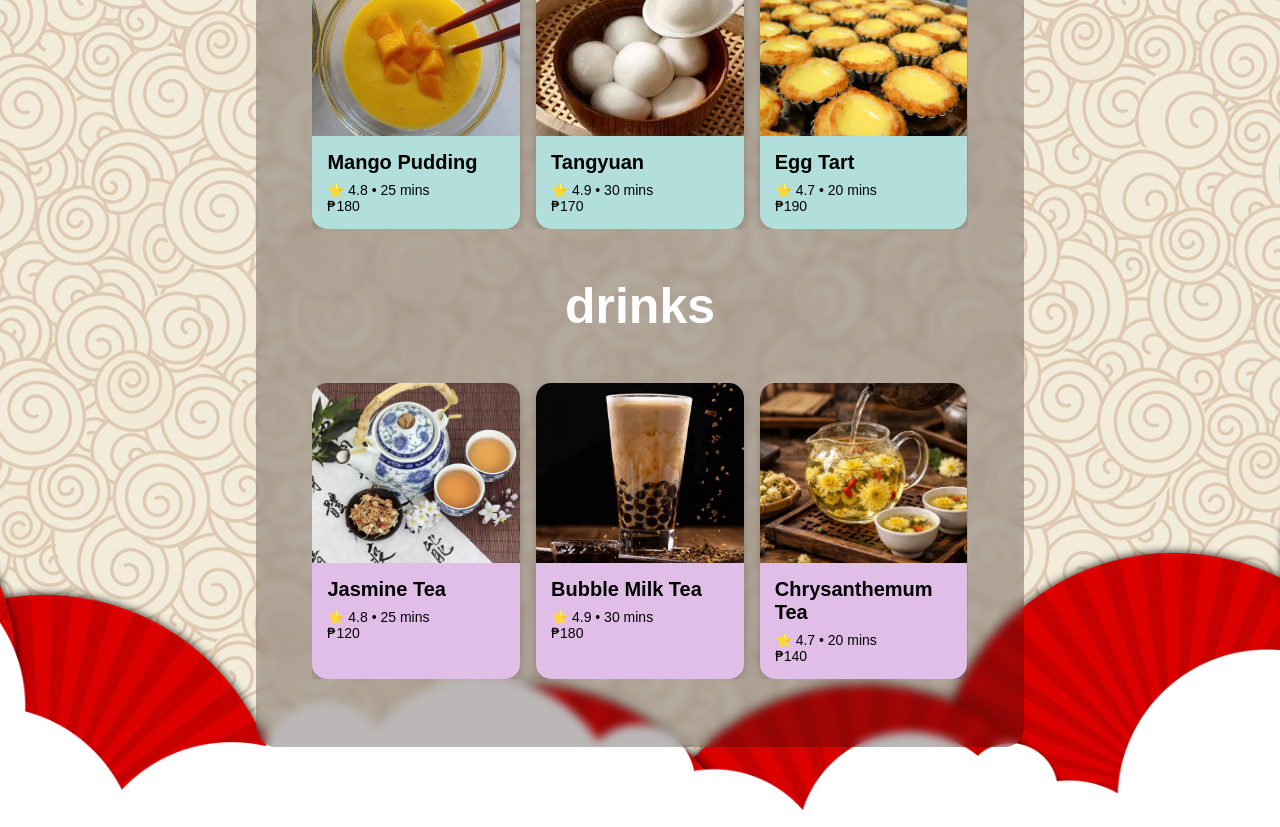
<file: Projects/restau/restau.html>
<!DOCTYPE html>
<html lang="en">

<head>
    <meta charset="UTF-8">
    <meta name="viewport" content="width=device-width, initial-scale=1.0">
    <link rel="stylesheet" href="restau.css">
    <title>Restaurant_Menu</title>
</head>


<body>

    <image id="BA" src="logo.png"></image>


    <div class="carousel">

        <div class="card">
            <img src="main1.jpg">
            <div class="info">
                <h3>Peking Duck</h3>
                <p>Main Course • ₱2,999</p>
                <br>
                <br>
                <br>
                <p>Peking Duck is one of China's most famous dishes, known for its crispy golden skin and tender, juicy meat. It is roasted until perfectly crisp and is traditionally served with thin pancakes, cucumber, spring onions, and sweet hoisin sauce. The combination of crunchy skin, soft meat, and flavorful toppings creates a rich and balanced taste that is enjoyed around the world.</p>
                
            </div>
        </div>

        <div class="card">
            <img src="main2.jpg">
            <div class="info">
                <h3>Kung Pao Chicken</h3>
                <p>Main Course • ₱499</p>
                <br>
                <br>
                <br>
                <p>Kung Pao Chicken is a popular Sichuan dish made with diced chicken, peanuts, dried chili peppers, and vegetables. It has a unique combination of spicy, sweet, savory, and slightly tangy flavors, making every bite flavorful. The dish is stir-fried over high heat to keep the chicken tender while giving the vegetables a fresh and crisp texture.</p>
                
            </div>
        </div>

        <div class="card">
            <img src="main3.jpg">
            <div class="info">
                <h3>Sweet and Sour Pork</h3>
                <p>Main Course • ₱459</p>
                <br>
                <br>
                <br>
                <p>Sweet and Sour Pork is a classic Chinese dish made with crispy fried pork coated in a bright sweet and tangy sauce. It is commonly served with colorful bell peppers, onions, and pineapple, which add freshness and texture. The crunchy pork combined with the rich sauce makes it one of the most popular Chinese dishes worldwide.</p>
                
            </div>
        </div>

        <div class="card">
            <img src="main4.jpg">
            <div class="info">
                <h3>Mapo Tofu</h3>
                <p>Main Course • ₱349</p>
                <br>
                <br>
                <br>
                <p>Mapo Tofu is a traditional Sichuan dish made with soft tofu cooked in a spicy sauce with minced pork or beef. The sauce is flavored with chili bean paste, garlic, and Sichuan peppercorns, giving it a bold and slightly numbing taste. It is usually served with steamed rice to balance its rich and spicy flavors.</p>
                
            </div>
        </div>

        <div class="card">
            <img src="main5.jpg">
            <div class="info">
                <h3>Beef Chow Fun</h3>
                <p>Main Course • ₱429</p>
                <br>
                <br>
                <br>
                <p>Beef Chow Fun is a stir-fried noodle dish made with wide rice noodles, tender slices of beef, bean sprouts, and green onions. The ingredients are cooked over high heat with soy sauce to create a smoky flavor known as "wok hei." Its soft noodles and savory taste make it a favorite comfort food in Chinese cuisine.</p>
                
            </div>
        </div>

        <div class="card">
            <img src="main6.jpg">
            <div class="info">
                <h3>Char Siu</h3>
                <p>Main Course • ₱449</p>
                <br>
                <br>
                <br>
                <p>Char Siu is a Cantonese-style barbecued pork that is marinated in a flavorful mixture of honey, soy sauce, five-spice powder, and other seasonings. It is roasted until the outside becomes slightly caramelized while the inside stays juicy and tender. Char Siu is often served with rice, noodles, or steamed buns and is loved for its sweet and savory flavor.</p>
                
            </div>
        </div>

    </div>

    <!-- ----------------------------------------------------------------------------------------------------------------------------- -->

    <div id="box">

        <h1 class="h1">Appetizers</h1>
        <div class="carousel1">

            <div class="card1">
                <img src="api1.jpg">
                <div class="card-content">
                    <h3>Spring Rolls</h3>
                    <p>⭐ 4.8 • 25 mins</p>
                    <p>100$</p>
                </div>
            </div>

            <div class="card1">
                <img src="api2.jpg">
                <div class="card-content">
                    <h3>Steamed Dumplings</h3>
                    <p>⭐ 4.9 • 30 mins</p>
                    <p>₱199</p>
                </div>
            </div>

            <div class="card1">
                <img src="api3.jpg">
                <div class="card-content">
                    <h3>Wonton Soup</h3>
                    <p>⭐ 4.7 • 20 mins</p>
                    <p>₱249</p>
                </div>
            </div>

            <div class="card1">
                <img src="api4.jpg">
                <div class="card-content">
                    <h3>Scallion Pancakes</h3>
                    <p>⭐ 4.8 • 25 mins</p>
                    <p>₱189</p>
                </div>
            </div>

            <div class="card1">
                <img src="api5.jpg">
                <div class="card-content">
                    <h3>Shrimp Toast</h3>
                    <p>⭐ 4.9 • 30 mins</p>
                    <p>₱279</p>
                </div>
            </div>

            <div class="card1">
                <img src="api6.jpg">
                <div class="card-content">
                    <h3>Chinese Cucumber Salad</h3>
                    <p>⭐ 4.7 • 20 mins</p>
                    <p>₱169</p>
                </div>
            </div>

        </div>

        <!-- ----------------------------------------------------------------------------------------------------------------------------- -->

        <h1 class="h1">Desserts</h1>
        <div class="carousel2">

            <div class="card2">
                <img src="des1.jpg">
                <div class="card-content">
                    <h3>Mango Pudding</h3>
                    <p>⭐ 4.8 • 25 mins</p>
                    <p>₱180</p>
                </div>
            </div>

            <div class="card2">
                <img src="des2.jpg">
                <div class="card-content">
                    <h3>Tangyuan</h3>
                    <p>⭐ 4.9 • 30 mins</p>
                    <p>₱170</p>
                </div>
            </div>

            <div class="card2">
                <img src="des3.jpg">
                <div class="card-content">
                    <h3>Egg Tart</h3>
                    <p>⭐ 4.7 • 20 mins</p>
                    <p>₱190</p>
                </div>
            </div>

            <div class="card2">
                <img src="des4.jpg">
                <div class="card-content">
                    <h3>Sesame Balls</h3>
                    <p>⭐ 4.8 • 25 mins</p>
                    <p>₱180</p>
                </div>
            </div>

            <div class="card2">
                <img src="des5.jpg">
                <div class="card-content">
                    <h3>Almond Jelly</h3>
                    <p>⭐ 4.9 • 30 mins</p>
                    <p>₱160</p>
                </div>
            </div>

            <div class="card2">
                <img src="des6.jpg">
                <div class="card-content">
                    <h3>Mooncake</h3>
                    <p>⭐ 4.7 • 20 mins</p>
                    <p>₱250</p>
                </div>
            </div>

        </div>

        <!-- ----------------------------------------------------------------------------------------------------------------------------- -->

        <h1 class="h1">drinks</h1>
        <div class="carousel3">

            <div class="card3">
                <img src="drink1.jpg">
                <div class="card-content">
                    <h3>Jasmine Tea</h3>
                    <p>⭐ 4.8 • 25 mins</p>
                    <p>₱120</p>
                </div>
            </div>

            <div class="card3">
                <img src="drink2.jpg">
                <div class="card-content">
                    <h3>Bubble Milk Tea</h3>
                    <p>⭐ 4.9 • 30 mins</p>
                    <p>₱180</p>
                </div>
            </div>

            <div class="card3">
                <img src="drink3.jpg">
                <div class="card-content">
                    <h3>Chrysanthemum Tea</h3>
                    <p>⭐ 4.7 • 20 mins</p>
                    <p>₱140</p>
                </div>
            </div>

            <div class="card3">
                <img src="drink4.jpg">
                <div class="card-content">
                    <h3>Soy Milk</h3>
                    <p>⭐ 4.8 • 25 mins</p>
                    <p>₱110</p>
                </div>
            </div>

            <div class="card3">
                <img src="drink5.jpg">
                <div class="card-content">
                    <h3>Plum Juice</h3>
                    <p>⭐ 4.9 • 30 mins</p>
                    <p>₱130</p>
                </div>
            </div>

            <div class="card3">
                <img src="drink6.jpg">
                <div class="card-content">
                    <h3>Winter Melon Tea</h3>
                    <p>⭐ 4.7 • 20 mins</p>
                    <p>₱150</p>
                </div>
            </div>

        </div>

    </div>

</body>

</html>
</file>
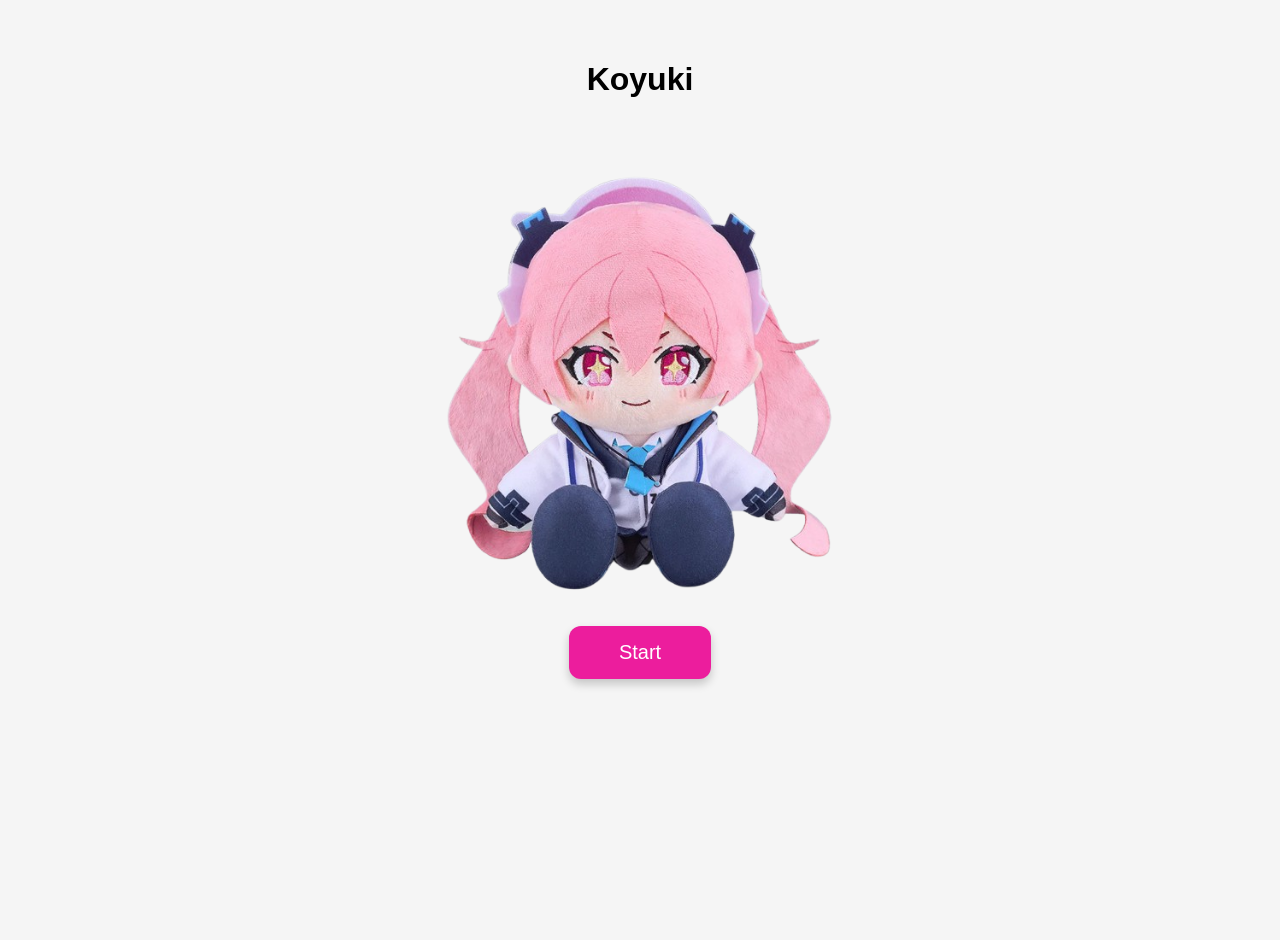
<file: Projects/shitpost/sound.html>
<!DOCTYPE html>
<html lang="en">
<head>
<meta charset="UTF-8">
<meta name="viewport" content="width=device-width, initial-scale=1.0">

<title>NI↗HA↘HA↗HA</title>

<style>
    
    body{
         margin:0;
    height:100vh;
    display:flex;
    flex-direction:column;
    justify-content:flex-start; /* Top */
    align-items:center;         /* Center horizontally */
    padding-top:40px;           /* Space from the top */
    background:#f5f5f5;
    font-family:Arial, sans-serif;
    }

    .container{
        display:flex;
        flex-direction:column;
        align-items:center;
        
        gap:25px;
    }

    img{
        width:400px;
        border-radius:15px;
    }

    button{
        padding:15px 50px;
        font-size:20px;
        border:none;
        border-radius:12px;
        background:#ec1d9d;
        color:white;
        cursor:pointer;
        transition:0.2s;
        box-shadow:0 5px 10px rgba(0,0,0,.2);
    }

    button:hover{
        background:#ff9800;
        transform:scale(1.05);
    }

    button:active{
        transform:scale(.95);
    }
</style>
</head>
<body>

<div class="container">
    <h1>Koyuki</h1>
    <img src="koyuki chocopuni.png">

    <button onclick="playRandomSound()">
        Start
    </button>

</div>

<audio id="clickSound"></audio>

<script>
function playRandomSound(){
    const sounds = [
        "koyuki 1.mp3",
        "koyuki 2.mp3",
        "koyuki 3.mp3",
        "koyuki 4.mp3"
    ];

    const audio = document.getElementById("clickSound");
    audio.src = sounds[Math.floor(Math.random() * sounds.length)];
    audio.currentTime = 0;
    audio.play();
}
</script>

</body>
</html>
</file>
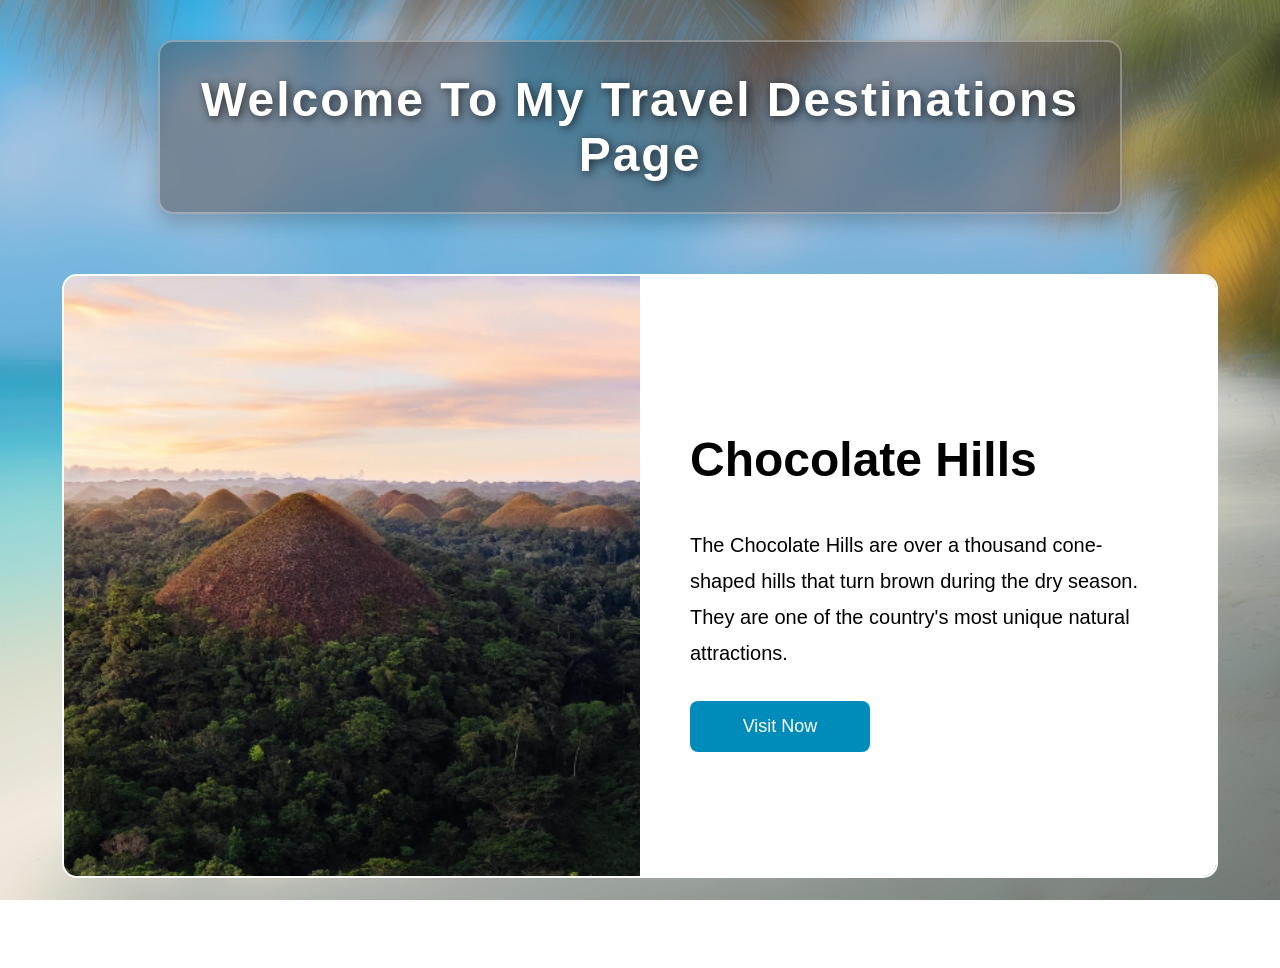
<file: Projects/travel/travel.html>
<!DOCTYPE html>
<html lang="en">
<head>
    <meta charset="UTF-8">
    <meta name="viewport" content="width=device-width, initial-scale=1.0">
    <title>Travel</title>
    <link rel="stylesheet" href="travel.css">
</head>
<body>

   <div id="text">
    <h1>Welcome To My Travel Destinations Page</h1>
</div>

    <div class="travel-carousel">

    <div class="card">
        <img src="choco.png">

        <div class="info">
            <h1>Chocolate Hills</h1>

            <p>
                The Chocolate Hills are over a thousand cone-shaped hills that turn brown during the dry season. They are one of the country's most unique natural attractions.
            </p>

            <button id="visit">Visit Now</button>
            
        </div>
    </div>

    <div class="card">
        <img src="bora.png">

        <div class="info">
            <h1>Boracay</h1>

            <p>
                Boracay is famous for its powdery white sand, crystal-clear waters, and breathtaking sunsets. It is one of the most popular beach destinations in the Philippines.
            </p>

            <button id="visit">Visit Now</button>
        </div>
    </div>

    <div class="card">
        <img src="mayon.png">

        <div class="info">
            <h1>Mayon Volcano</h1>

            <p>
                Mayon Volcano is famous for its nearly perfect cone shape. Visitors enjoy sightseeing, photography, and outdoor adventures around the volcano.
            </p>

            <button id="visit">Visit Now</button>
        </div>
    </div>

</div>
</body>
</html>
</file>
<file: index.css>
* {
    margin: 0;
    padding: 0;
    box-sizing: border-box;
}



body {
    min-height: 100vh;

    background: #070b12;
    color: #e9f7ff;

    font-family: Arial, Helvetica, sans-serif;
}


.navbar {
    height: 70px;

    padding: 0 6%;

    display: flex;
    align-items: center;
    justify-content: space-between;

    background: #080d15;

    border-bottom: 1px solid #173447;
}


.logo {
    color: #e9f7ff;

    text-decoration: none;

    font-size: 20px;
    font-weight: 800;

    letter-spacing: 2px;
}


.nav-links {
    display: flex;

    gap: 28px;
}


.nav-links a {
    color: #91a8b7;

    text-decoration: none;

    font-size: 12px;

    letter-spacing: 1px;

    transition: color 0.3s ease;
}


.nav-links a:hover,
.nav-links a.active {
    color: #5de4ff;
}


main {
    width: min(1200px, 90%);

    min-height: calc(100vh - 70px);

    margin: auto;

    display: flex;

    align-items: center;

    padding: 45px 0;
}


.hero-card {
    width: 100%;

    min-height: 600px;

    display: grid;

    grid-template-columns: 1fr 0.82fr;

    overflow: hidden;

    background: #0a111a;

    border: 1px solid #1a3b4c;

    border-radius: 18px;

    box-shadow:
        0 0 50px rgba(30, 180, 220, 0.07);
}



.hero-content {
    padding: 80px;

    display: flex;

    flex-direction: column;

    justify-content: center;
}


.eyebrow {
    margin-bottom: 14px;

    color: #5de4ff;

    font-size: 11px;

    letter-spacing: 3px;
}


.hero-content h1 {
    margin-bottom: 24px;

    font-size: clamp(60px, 8vw, 100px);

    line-height: 0.95;

    letter-spacing: -4px;
}


.hero-content h1 span {
    color: #5de4ff;
}


.description {
    max-width: 500px;

    color: #9db0ba;

    font-size: 15px;

    line-height: 1.7;
}


.buttons {
    display: flex;

    gap: 12px;

    margin-top: 32px;
}


.button {
    padding: 14px 21px;

    border-radius: 7px;

    font-size: 11px;

    font-weight: bold;

    letter-spacing: 1px;

    text-decoration: none;

    transition: 0.3s ease;
}


.primary {
    color: #061018;

    background: #5de4ff;

    border: 1px solid #5de4ff;
}


.secondary {
    color: #5de4ff;

    background: transparent;

    border: 1px solid #315767;
}


.button:hover {
    transform: translateY(-3px);

    box-shadow:
        0 0 20px rgba(93, 228, 255, 0.18);
}


/* =========================
           PHOTO SIDE
        ========================= */

.hero-photo {
    min-height: 600px;

    display: flex;

    align-items: center;

    justify-content: center;

    background:
        linear-gradient(135deg,
            #0d1822,
            #101d28);

    border-left: 1px solid #1a3b4c;

    overflow: hidden;
}


.hero-photo img {
    width: 100%;
    height: 100%;

    object-fit: cover;

    opacity: 0.85;

    transition:
        transform 0.5s ease,
        opacity 0.5s ease;
}


.hero-photo:hover img {
    transform: scale(1.03);

    opacity: 1;
}



.photo-placeholder {
    color: #486573;

    font-size: 20px;

    font-weight: bold;

    letter-spacing: 4px;
}



@media (max-width: 750px) {

    .navbar {
        height: auto;
        min-height: 70px;
        padding: 16px 6%;
        gap: 16px;
    }

    .nav-links {
        flex-wrap: wrap;
        justify-content: flex-end;
        gap: 12px 18px;
    }


    main {
        width: 94%;

        padding: 25px 0;
    }


    .hero-card {
        grid-template-columns: 1fr;
    }


    .hero-content {
        padding: 45px 30px;
    }


    .hero-photo {
        min-height: 350px;

        border-left: 0;

        border-top: 1px solid #1a3b4c;
    }


    .hero-content h1 {
        font-size: 60px;
    }

}
</file>
<file: css/index.css>
/* =========================
           RESET
        ========================= */

* {
    margin: 0;
    padding: 0;
    box-sizing: border-box;
}


/* =========================
           BODY
        ========================= */

body {
    min-height: 100vh;

    background: #070b12;
    color: #e9f7ff;

    font-family: Arial, Helvetica, sans-serif;
}


/* =========================
           NAVBAR
        ========================= */

.navbar {
    height: 70px;

    padding: 0 6%;

    display: flex;
    align-items: center;
    justify-content: space-between;

    background: #080d15;

    border-bottom: 1px solid #173447;
}


.logo {
    color: #e9f7ff;

    text-decoration: none;

    font-size: 20px;
    font-weight: 800;

    letter-spacing: 2px;
}


.nav-links {
    display: flex;

    gap: 28px;
}


.nav-links a {
    color: #91a8b7;

    text-decoration: none;

    font-size: 12px;

    letter-spacing: 1px;

    transition: color 0.3s ease;
}


.nav-links a:hover,
.nav-links a.active {
    color: #5de4ff;
}


/* =========================
           HOME
        ========================= */

main {
    width: min(1200px, 90%);

    min-height: calc(100vh - 70px);

    margin: auto;

    display: flex;

    align-items: center;

    padding: 45px 0;
}


/* =========================
           HERO CARD
        ========================= */

.hero-card {
    width: 100%;

    min-height: 600px;

    display: grid;

    grid-template-columns: 1fr 0.82fr;

    overflow: hidden;

    background: #0a111a;

    border: 1px solid #1a3b4c;

    border-radius: 18px;

    box-shadow:
        0 0 50px rgba(30, 180, 220, 0.07);
}


/* =========================
           LEFT SIDE
        ========================= */

.hero-content {
    padding: 80px;

    display: flex;

    flex-direction: column;

    justify-content: center;
}


.eyebrow {
    margin-bottom: 14px;

    color: #5de4ff;

    font-size: 11px;

    letter-spacing: 3px;
}


.hero-content h1 {
    margin-bottom: 24px;

    font-size: clamp(60px, 8vw, 100px);

    line-height: 0.95;

    letter-spacing: -4px;
}


.hero-content h1 span {
    color: #5de4ff;
}


.description {
    max-width: 500px;

    color: #9db0ba;

    font-size: 15px;

    line-height: 1.7;
}


/* =========================
           BUTTONS
        ========================= */

.buttons {
    display: flex;

    gap: 12px;

    margin-top: 32px;
}


.button {
    padding: 14px 21px;

    border-radius: 7px;

    font-size: 11px;

    font-weight: bold;

    letter-spacing: 1px;

    text-decoration: none;

    transition: 0.3s ease;
}


.primary {
    color: #061018;

    background: #5de4ff;

    border: 1px solid #5de4ff;
}


.secondary {
    color: #5de4ff;

    background: transparent;

    border: 1px solid #315767;
}


.button:hover {
    transform: translateY(-3px);

    box-shadow:
        0 0 20px rgba(93, 228, 255, 0.18);
}


/* =========================
           PHOTO SIDE
        ========================= */

.hero-photo {
    min-height: 600px;

    display: flex;

    align-items: center;

    justify-content: center;

    background:
        linear-gradient(135deg,
            #0d1822,
            #101d28);

    border-left: 1px solid #1a3b4c;

    overflow: hidden;
}


.hero-photo img {
    width: 100%;
    height: 100%;

    object-fit: cover;

    opacity: 0.85;

    transition:
        transform 0.5s ease,
        opacity 0.5s ease;
}


.hero-photo:hover img {
    transform: scale(1.03);

    opacity: 1;
}


/* =========================
           PHOTO PLACEHOLDER
        ========================= */

.photo-placeholder {
    color: #486573;

    font-size: 20px;

    font-weight: bold;

    letter-spacing: 4px;
}


/* =========================
           MOBILE
        ========================= */

@media (max-width: 750px) {

    .nav-links {
        display: none;
    }


    main {
        width: 94%;

        padding: 25px 0;
    }


    .hero-card {
        grid-template-columns: 1fr;
    }


    .hero-content {
        padding: 45px 30px;
    }


    .hero-photo {
        min-height: 350px;

        border-left: 0;

        border-top: 1px solid #1a3b4c;
    }


    .hero-content h1 {
        font-size: 60px;
    }

}
</file>
<file: Projects/biography/index.css>
*{
    margin:0;
    padding:0;
    box-sizing:border-box;
    font-family:Arial, Helvetica, sans-serif;
    scroll-behavior:smooth;
}

body{
    background:#f5f7fb;
    color:#333;
}

.navbar{
    position:fixed;
    top:0;
    left:0;
    width:100%;
    height:70px;
    background:#0f172a;
    display:flex;
    align-items:center;
    padding:0 10px;
}

.logo{
    color:white;
}

section{
    padding:100px 10%;
}


.hero{
    height:100vh;
    background:linear-gradient(135deg,#0f172a,#2563eb);
    display:flex;
    justify-content:center;
    align-items:center;
    text-align:center;
    color:white;
}


.hero h1{
    font-size:60px;
    margin-bottom:20px;
}

.hero span{
    color:#38bdf8;
}

.hero p{
    max-width:700px;
    margin:auto;
    line-height:1.8;
    font-size:18px;
}



.btn{
    display:inline-block;
    margin-top:30px;
    background:white;
    color:#2563eb;
    padding:15px 35px;
    border-radius:40px;
    text-decoration:none;
    font-weight:bold;
    transition:.3s;
}

.btn:hover{
    transform:translateY(-5px);
}

.about h2,
.skills h2,
.journey h2,
.contact h2{
    text-align:center;
    margin-bottom:50px;
    font-size:40px;
}

.about-container{
    display:flex;
    gap:50px;
    align-items:center;
    flex-wrap:wrap;
}

.about img{
    width:300px;
    border-radius:20px;
    box-shadow:0 10px 25px rgba(0,0,0,.2);
}

.about p{
    line-height:1.8;
    font-size:18px;
    margin-bottom:20px;
}



.cards{
    display:grid;
    grid-template-columns:repeat(auto-fit,minmax(220px,1fr));
    gap:25px;
}

.card{
    background:white;
    padding:30px;
    border-radius:15px;
    text-align:center;
    box-shadow:0 10px 20px rgba(0,0,0,.1);
    transition:.3s;
}

.card:hover{
    transform:translateY(-10px);
}

.card h3{
    margin-bottom:15px;
    color:#2563eb;
}

.timeline{
    display:grid;
    grid-template-columns:repeat(3, minmax(250px,1fr));
    gap:25px;
    text-align: center;
}

.box{
    background:white;
    padding:30px;
    border-left:6px solid #2563eb;
    border-radius:15px;
    box-shadow:0 10px 20px rgba(0,0,0,.1);
}

.btn {
    display: inline-block;
    padding: 12px 30px;
    background: linear-gradient(135deg, #3b82f6, #2563eb);
    color: white;
    text-decoration: none;
    border-radius: 50px;
    font-weight: 600;
    transition: all 0.3s ease;
}

.contact{
    background:#0f172a;
    color:white;
    text-align:center;
}

.contact p{
    max-width:700px;
    margin:auto;
    line-height:1.8;
}
</file>
<file: css/abaut.css>
* {
    margin: 0;
    padding: 0;
    box-sizing: border-box;
}



body {
    min-height: 100vh;

    background: #070b12;
    color: #e9f7ff;

    font-family: Arial, Helvetica, sans-serif;
}


html::-webkit-scrollbar {
  display: none;
}


.navbar {
    height: 70px;

    padding: 0 6%;

    display: flex;
    align-items: center;
    justify-content: space-between;

    background: #080d15;

    border-bottom: 1px solid #173447;
}


.logo {
    color: #e9f7ff;

    text-decoration: none;

    font-size: 20px;
    font-weight: 800;

    letter-spacing: 2px;
}


.nav-links {
    display: flex;

    gap: 28px;
}


.nav-links a {
    color: #91a8b7;

    text-decoration: none;

    font-size: 12px;

    letter-spacing: 1px;

    transition: color 0.3s ease;
}


.nav-links a:hover,
.nav-links a.active {
    color: #5de4ff;
}



main {
    width: min(1100px, 90%);

    margin: auto;

    padding: 65px 0;
}



.page-heading {
    margin-bottom: 38px;
}


.eyebrow {
    margin-bottom: 12px;

    color: #5de4ff;

    font-size: 11px;

    letter-spacing: 3px;
}


.page-heading h1 {
    font-size: clamp(44px, 7vw, 76px);

    letter-spacing: -3px;
}



.about-stack {
    display: flex;

    flex-direction: column;

    gap: 22px;
}


.about-card {
    min-height: 180px;

    padding: 32px;

    background: #0a111a;

    border: 1px solid #1a3b4c;

    border-radius: 16px;

    transition:
        transform 0.3s ease,
        border-color 0.3s ease,
        box-shadow 0.3s ease;
}


.about-card:hover {
    transform: translateY(-5px);

    border-color: #5de4ff;

    box-shadow:
        0 0 25px rgba(93, 228, 255, 0.09);
}


.about-card h2 {
    margin-bottom: 18px;

    color: #e9f7ff;

    font-size: 15px;

    letter-spacing: 2px;

    transition: color 0.3s ease;
}


.about-card:hover h2 {
    color: #5de4ff;
}


.about-card p {
    max-width: 850px;

    color: #9db0ba;

    font-size: 14px;

    line-height: 1.8;
}



.education-title {
    margin-bottom: 8px;

    color: #e9f7ff;

    font-size: 14px;

    letter-spacing: 1px;
}


.education-school {
    margin-bottom: 12px;

    color: #5de4ff;

    font-size: 12px;

    letter-spacing: 1px;
}



.interest-list {
    display: flex;

    flex-wrap: wrap;

    gap: 10px;

    margin-top: 20px;
}


.interest {
    padding: 9px 14px;

    color: #8fa9b6;

    background: #081019;

    border: 1px solid #193847;

    border-radius: 6px;

    font-size: 10px;

    letter-spacing: 1.5px;

    transition:
        color 0.3s ease,
        border-color 0.3s ease,
        background 0.3s ease;
}


.interest:hover {
    color: #5de4ff;

    background: #0d1822;

    border-color: #5de4ff;
}



@media (max-width: 750px) {

    .navbar {
        height: auto;
        min-height: 70px;
        padding: 16px 6%;
        gap: 16px;
    }

    .nav-links {
        flex-wrap: wrap;
        justify-content: flex-end;
        gap: 12px 18px;
    }


    main {
        width: 94%;

        padding: 45px 0;
    }


    .about-card {
        padding: 25px;

        min-height: auto;
    }


    .page-heading h1 {
        font-size: 55px;
    }

}
</file>
<file: css/contact.css>
* {
    margin: 0;
    padding: 0;
    box-sizing: border-box;
}

body {
    min-height: 100vh;

    background: #070b12;
    color: #e9f7ff;

    font-family: Arial, Helvetica, sans-serif;
}

.navbar {
    height: 70px;

    padding: 0 6%;

    display: flex;
    align-items: center;
    justify-content: space-between;    background: #080d15;
    border-bottom: 1px solid #173447;
}


.logo {
    color: #e9f7ff;

    text-decoration: none;

    font-size: 20px;

    font-weight: 800;

    letter-spacing: 2px;
}


.nav-links {
    display: flex;

    gap: 28px;
}


.nav-links a {
    color: #91a8b7;

    text-decoration: none;

    font-size: 12px;

    letter-spacing: 1px;

    transition: color 0.3s ease;
}


.nav-links a:hover,
.nav-links a.active {
    color: #5de4ff;
}

main {
    width: min(1150px, 90%);

    margin: auto;

    padding: 65px 0;
}

.heading {
    margin-bottom: 38px;
}


.eyebrow {
    margin-bottom: 12px;

    color: #5de4ff;

    font-size: 11px;

    letter-spacing: 3px;
}

.heading h1 {
    font-size: clamp(44px, 7vw, 76px);

    letter-spacing: -3px;
}

.dashboard {
    display: grid;

    grid-template-columns:

        0.75fr 1.25fr;
    gap: 22px;
}

.panel {
    padding: 30px;

    background: #0a111a;

    border: 1px solid #1a3b4c;

    border-radius: 16px;

    transition:
        border-color 0.3s ease,
        box-shadow 0.3s ease;
}

.panel h2 {
    margin-bottom: 22px;

    font-size: 15px;

    letter-spacing: 2px;
}

.status {
    display: flex;

    align-items: center;

    gap: 10px;

    margin-bottom: 30px;

    color: #5de4ff;

    font-size: 11px;

    letter-spacing: 2px;
}

.status-dot {
    width: 8px;
    height: 8px;

    border-radius: 50%;

    background: #5de4ff;

    box-shadow:
        0 0 12px #5de4ff;
}

.info-item {
    padding: 18px 0;

    border-bottom: 1px solid #162b37;
}

.info-item:last-child {
    border-bottom: 0;
}

.info-label {
    margin-bottom: 7px;

    color: #66808e;

    font-size: 10px;

    letter-spacing: 2px;
}

.info-value {
    color: #d9edf5;

    font-size: 14px;
}

.info-value a {
    color: #d9edf5;

    text-decoration: none;

    transition: color 0.3s ease;
}

.info-value a:hover {
    color: #5de4ff;
}

form {
    display: flex;

    flex-direction: column;

    gap: 18px;
}

label {
    color: #66808e;

    font-size: 10px;

    letter-spacing: 2px;
}

input,
textarea {
    width: 100%;

    margin-top: 8px;

    padding: 14px;

    background: #080f17;

    color: #e9f7ff;

    border: 1px solid #193847;

    border-radius: 7px;

    outline: none;

    font-family: Arial, Helvetica, sans-serif;

    font-size: 14px;

    transition:
        border-color 0.25s ease,
        box-shadow 0.25s ease;
}

input::placeholder,
textarea::placeholder {
    color: #405965;
}

input:focus,
textarea:focus {
    border-color: #5de4ff;

    box-shadow:
        0 0 15px rgba(93, 228, 255, 0.08);
}

textarea {
    resize: vertical;

    min-height: 150px;
}

button {
    margin-top: 5px;

    padding: 15px 20px;

    background: #5de4ff;

    color: #061018;

    border: 1px solid #5de4ff;

    border-radius: 7px;

    font-size: 11px;

    font-weight: bold;

    letter-spacing: 1.5px;

    cursor: pointer;

    transition:
        transform 0.25s ease,
        box-shadow 0.25s ease;
}


button:hover {
    transform: translateY(-2px);

    box-shadow:
        0 0 22px rgba(93, 228, 255, 0.2);
}

.availability {
    margin-top: 22px;

    padding-top: 18px;

    border-top: 1px solid #162b37;

    color: #66808e;

    font-size: 10px;

    line-height: 1.6;

    letter-spacing: 1px;
}

.availability span {
    color: #5de4ff;
}


@media (max-width: 750px) {

    .navbar {
        height: auto;
        min-height: 70px;
        padding: 16px 6%;
        gap: 16px;
    }

    .nav-links {
        flex-wrap: wrap;
        justify-content: flex-end;
        gap: 12px 18px;
    }

    main {
        width: 94%;

        padding: 45px 0;
    }

    .dashboard {
        grid-template-columns: 1fr;
    }

    .panel {
        padding: 25px;
    }

}
</file>
<file: css/project.css>
* {
    margin: 0;
    padding: 0;
    box-sizing: border-box;
}



body {
    min-height: 100vh;

    background: #070b12;
    color: #e9f7ff;

    font-family: Arial, Helvetica, sans-serif;
}


html::-webkit-scrollbar {
    display: none;
}

a {
    color: inherit;
    text-decoration: none;
}



.navbar {
    height: 70px;

    padding: 0 6%;

    display: flex;
    align-items: center;
    justify-content: space-between;

    background: #080d15;

    border-bottom: 1px solid #173447;
}


.logo {
    color: #e9f7ff;

    font-size: 20px;
    font-weight: 800;

    letter-spacing: 2px;
}


.nav-links {
    display: flex;

    gap: 28px;
}


.nav-links a {
    color: #91a8b7;

    font-size: 12px;

    letter-spacing: 1px;

    transition: color 0.3s ease;
}


.nav-links a:hover,
.nav-links a.active {
    color: #5de4ff;
}



main {
    width: min(1150px, 90%);

    margin: auto;

    padding: 65px 0;
}



.page-heading {
    margin-bottom: 40px;
}


.eyebrow {
    margin-bottom: 12px;

    color: #5de4ff;

    font-size: 11px;

    letter-spacing: 3px;
}


.page-heading h1 {
    font-size: clamp(44px, 7vw, 76px);

    letter-spacing: -3px;
}



/* PROJECT GRID */
.project-grid {
    display: grid;

    grid-template-columns:
        repeat(2, 1fr);

    gap: 24px;
}



/* PROJECT CARD */
.project-card {
    display: block;

    min-height: 390px;

    background: #0a111a;

    border: 1px solid #1a3b4c;

    border-radius: 16px;

    overflow: hidden;

    cursor: pointer;

    transition:
        transform 0.35s ease,
        min-height 0.35s ease,
        border-color 0.35s ease,
        box-shadow 0.35s ease;
}


.project-card:hover {
    min-height: 520px;

    transform: translateY(-10px);

    border-color: #5de4ff;

    box-shadow:
        0 0 30px rgba(93, 228, 255, 0.14);
}



.project-image {
    position: relative;

    height: 260px;

    overflow: hidden;

    background: #0d1822;

    border-bottom: 1px solid #173847;

    transition:
        height 0.4s ease;
}


.project-card:hover .project-image {
    height: 340px;
}


.project-image img {
    width: 100%;
    height: 100%;

    object-fit: cover;

    opacity: 0.60;

    transform: scale(1);

    transition:
        opacity 0.45s ease,
        transform 0.45s ease,
        filter 0.45s ease;
}


.project-card:hover .project-image img {
    opacity: 0.90;

    transform: scale(1.06);

    filter: brightness(1.08);
}



.image-placeholder {
    width: 100%;
    height: 100%;

    display: flex;

    align-items: center;
    justify-content: center;

    color: #486573;

    font-size: 13px;

    letter-spacing: 3px;
}



.project-info {
    padding: 25px 28px 28px;
}


.project-info h2 {
    margin-bottom: 12px;

    color: #e9f7ff;

    font-size: 16px;

    letter-spacing: 2px;

    transition:
        color 0.3s ease;
}


.project-card:hover .project-info h2 {
    color: #5de4ff;
}


.project-info p {
    margin-bottom: 20px;

    color: #9db0ba;

    font-size: 14px;

    line-height: 1.65;
}



.view-project {
    color: #5de4ff;

    font-size: 11px;

    font-weight: bold;

    letter-spacing: 1.5px;

    transition:
        letter-spacing 0.3s ease;
}


.project-card:hover .view-project {
    letter-spacing: 2px;
}



@media (max-width: 750px) {

    .navbar {
        height: auto;
        min-height: 70px;
        padding: 16px 6%;
        gap: 16px;
    }

    .nav-links {
        flex-wrap: wrap;
        justify-content: flex-end;
        gap: 12px 18px;
    }


    main {
        width: 94%;

        padding: 45px 0;
    }


    .project-grid {
        grid-template-columns: 1fr;
    }


    .project-card:hover {
        min-height: 480px;
    }


    .project-card:hover .project-image {
        height: 300px;
    }

}
</file>
<file: Projects/logi/photo.css>
body {
    font-family: 'Courier New', Courier, monospace;
    display: flex;
    justify-content: center;
    align-items: center;
    margin-top: 50px;
    margin-bottom: 100px;
    background: #020024;
    background: linear-gradient(0deg, rgba(2, 0, 36, 1) 0%, rgba(9, 9, 121, 1) 35%, rgba(0, 212, 255, 1) 100%);
}

.title {
    display: flex;
    justify-content: center;
    align-items: center;
}

.title h1 {
    font-size: 40px;
    margin-top: 10%;
    margin-bottom: 5%;
    color: white;
}

.content {
    display: grid;
    grid-template-columns: repeat(3, 270px);
    gap: 20px;
}

.card {
    width: 270px;
    background: white;
    border-radius: 15px;
    overflow: hidden;
    transition: 0.5s;
}

.card img {
    width: 100%;
    height: 200px;
    object-fit: cover;
}

.text {
    padding: 15px;
}

.card h2 {
    margin: 0;
}

.card p {
    color: black;
}

.card:hover {
    transform: translateY(-8px);
    box-shadow: 0 10px 25px rgba(0, 0, 0, 0.3);
}
</file>
<file: Projects/playlist/style.css>
body{
    text-align:center;
    font-family: AriaL;

    
    background: #26ebe8;
    background: linear-gradient(180deg, rgba(38, 235, 232, 0) 0%, rgba(105, 191, 224, 1) 50%, rgba(43, 107, 186, 1) 100%);
    
}

div{
    
  width: 1300px;
  border: 15px solid rgba(102, 164, 236, 0.342);
  border-radius: 40px;
  padding: 50px;
  margin: 20px;
  background-color: white;
  
}

#BA{
    width: 500px;
    height: 200px;
    margin: auto;
    border: 0px;
}

table{
    border-spacing:50px;
    
}

.center{
   
    margin-left: auto;
    margin-right: auto;
}

audio{
    display: block;
    margin: auto;
    padding: 25px;
}

img{
    width: 300px;
    height: 300px;
    border: 2px solid black;
    border-radius: 29px;
}
</file>
<file: Projects/restau/restau.css>
body {
           background-image: url(bg.jpg);
           background-position: center;
           background-size: cover;
           margin-bottom: 80px;
           font-family: "Speedee", sans-serif;
       }

       .h1 {
           text-align: center;
           font-size: 50px;

       }

       #BA {
           display: block;
           margin: 0 auto;
           width: 800px;
           height: 250px;
       }


       #box {
           margin: auto;
           justify-content: center;
           width: 60%;
           border-radius: 20px;
           padding: 20px;
           background: rgba(32, 17, 17, 0.3);
           backdrop-filter: blur(5px);
           color: white;
       }

       * {
           margin: 0;
           padding: 0;
           box-sizing: border-box;
       }

       .carousel {
           width: 90%;
           max-width: 1400px;
           height: 650px;
           overflow-x: auto;
           overflow-y: hidden;
           margin: 40px auto;
           display: flex;
           gap: 0;
           scroll-behavior: smooth;
           anchor-name: --carousel;
           scroll-snap-type: x mandatory;
           border-radius: 15px;
       }

       .carousel::-webkit-scrollbar {
           display: none;
       }

       .carousel::scroll-button(right),
       .carousel::scroll-button(left) {
           content: ">";
           border: none;
           background-color: rgba(155, 150, 150, 0.466);
           font-size: 3rem;
           color: rgb(0, 0, 0);
           height: 60px;
           width: 60px;
           border-radius: 50%;
           padding-bottom: .1em;
           cursor: pointer;
           position: fixed;
           position-anchor: --carousel;
           position-area: right center;
           translate: -50%;
       }

       .carousel::scroll-button(right):disabled,
       .carousel::scroll-button(left):disabled {
           opacity: 0.5;
           cursor: auto;
       }

       .carousel::scroll-button(left) {
           content: "<";
           position-area: left center;
           translate: 50%;
       }

       .card {
           display: flex;
           flex: 0 0 100%;
           height: 100%;
           background: white;
           border-radius: 15px;
           overflow: hidden;
           scroll-snap-align: start;
       }

       .card img {
           width: 70%;
           height: 100%;
           object-fit: cover;
       }

       .info {
           width: 50%;
           padding: 40px;
           display: flex;
           flex-direction: column;
           justify-content: left;
       }

       .info h3 {
           margin-bottom: 0px;
           font-size: 70px;
       }

       .info p {
           margin: 1px 0;
           font-size: 30px;
       }

       /* ----------------------------------------------------------------------------------------------------------------------------------------------- */

       .carousel1 {
           width: 90%;
           max-width: 1000px;
           overflow-x: auto;
           margin: 3em auto;
           display: flex;
           gap: 1em;
           scroll-behavior: smooth;
           anchor-name: --carousel1;
           scroll-snap-type: x mandatory;
       }

       .carousel1::-webkit-scrollbar {
           display: none;
       }

       .carousel1::scroll-button(right),
       .carousel1::scroll-button(left) {
           content: '>';
           border: none;
           background-color: rgba(255, 255, 255, 0.753);
           font-size: 3rem;
           color: rgb(0, 0, 0);
           height: 60px;
           width: 60px;
           border-radius: 50%;
           padding-bottom: .1em;
           cursor: pointer;
           position: fixed;
           position-anchor: --carousel1;
           position-area: right center;
           translate: -50%;
       }

       .carousel1::scroll-button(right):disabled,
       .carousel1::scroll-button(left):disabled {
           opacity: 0.5;
           cursor: auto;
       }

       .carousel1::scroll-button(left) {
           content: "<";
           position-area: left center;
           translate: 50%;
       }

       .card1 {
           flex: 0 0 calc(33.333% - 0.67em);
           background-color: #FFD180;
           border-radius: 15px;
           overflow: hidden;
           box-shadow: 0 4px 10px rgba(0, 0, 0, 0.2);
           scroll-snap-align: start;
       }

       .card1 img {
           width: 100%;
           height: 180px;
           object-fit: cover;
           display: block;
       }

       .card-content {
           padding: 15px;
       }

       .card-content h3 {
           margin-bottom: 8px;
           font-size: 20px;
       }

       .card-content {
           color: black;
           font-size: 14px;
       }

       /* ----------------------------------------------------------------------------------------------------------------------------------------------- */

       .carousel2 {
           width: 90%;
           max-width: 1000px;
           overflow-x: auto;
           margin: 3em auto;
           display: flex;
           gap: 1em;
           scroll-behavior: smooth;
           anchor-name: --carousel2;
           scroll-snap-type: x mandatory;
       }

       .carousel2::-webkit-scrollbar {
           display: none;
       }

       .carousel2::scroll-button(right),
       .carousel2::scroll-button(left) {
           content: '>';
           border: none;
           background-color: rgba(255, 255, 255, 0.753);
           font-size: 3rem;
           color: rgb(0, 0, 0);
           height: 60px;
           width: 60px;
           border-radius: 50%;
           padding-bottom: .1em;
           cursor: pointer;
           position: fixed;
           position-anchor: --carousel2;
           position-area: right center;
           translate: -50%;
       }

       .carousel2::scroll-button(right):disabled,
       .carousel2::scroll-button(left):disabled {
           opacity: 0.5;
           cursor: auto;
       }

       .carousel2::scroll-button(left) {
           content: "<";
           position-area: left center;
           translate: 50%;
       }

       .card2 {
           flex: 0 0 calc(33.333% - 0.67em);
           background-color: #B2DFDB;
           border-radius: 15px;
           overflow: hidden;
           box-shadow: 0 4px 10px rgba(0, 0, 0, 0.2);
           scroll-snap-align: start;
       }

       .card2 img {
           width: 100%;
           height: 180px;
           object-fit: cover;
           display: block;
       }

       /* ----------------------------------------------------------------------------------------------------------------------------------------------- */

       .carousel3 {
           width: 90%;
           max-width: 1000px;
           overflow-x: auto;
           margin: 3em auto;
           display: flex;
           gap: 1em;
           scroll-behavior: smooth;
           anchor-name: --carousel3;
           scroll-snap-type: x mandatory;
       }

       .carousel3::-webkit-scrollbar {
           display: none;
       }

       .carousel3::scroll-button(right),
       .carousel3::scroll-button(left) {
           content: '>';
           border: none;
           background-color: rgba(255, 255, 255, 0.753);
           font-size: 3rem;
           color: rgb(0, 0, 0);
           height: 60px;
           width: 60px;
           border-radius: 50%;
           padding-bottom: .1em;
           cursor: pointer;
           position: fixed;
           position-anchor: --carousel3;
           position-area: right center;
           translate: -50%;
       }

       .carousel3::scroll-button(right):disabled,
       .carousel3::scroll-button(left):disabled {
           opacity: 0.5;
           cursor: auto;
       }

       .carousel3::scroll-button(left) {
           content: "<";
           position-area: left center;
           translate: 50%;
       }

       .card3 {
           flex: 0 0 calc(33.333% - 0.67em);
           background-color: #E1BEE7;
           border-radius: 15px;
           overflow: hidden;
           box-shadow: 0 4px 10px rgba(0, 0, 0, 0.2);
           scroll-snap-align: start;
       }

       .card3 img {
           width: 100%;
           height: 180px;
           object-fit: cover;
           display: block;
       }
</file>
<file: Projects/travel/travel.css>
body {
    margin: 0;
    font-family: "Poppins", sans-serif;
    background-image: url(Untitled\ design.png);
    background-size: cover;
    background-position: center;
    background-attachment: fixed;
    margin-bottom: 10vh;
}

#text{
    width: 80%;
    max-width: 900px;
    margin: 40px auto;
    padding: 30px;
    text-align: center;
    background: rgba(73, 65, 65, 0.45);
    border: 2px solid rgba(255,255,255,0.3);
    border-radius: 15px;
    color: white;
    box-shadow: 0 8px 20px rgba(0, 0, 0, 0.212);
}

#text h1{
    margin: 0;
    font-size: 3rem;
    font-weight: 700;
    letter-spacing: 2px;
    text-shadow: 2px 2px 10px rgba(0,0,0,0.7);
}

.travel-carousel {
    width: 90%;
    max-width: 1200px;
    height: 600px;
    overflow-x: auto;
    overflow-y: hidden;
    margin: 60px auto;
    display: flex;
    gap: 0;
    scroll-behavior: smooth;
    anchor-name: --travel-carousel;
    scroll-snap-type: x mandatory;
    border: 2px solid white;
    border-radius: 15px;
}

.travel-carousel::-webkit-scrollbar {
    display: none;
}

.travel-carousel::scroll-button(right),
.travel-carousel::scroll-button(left) {
    content: ">";
    border: none;
    background-color: rgba(255, 255, 255, 0.8);
    font-size: 3rem;
    color: black;
    height: 60px;
    width: 60px;
    border-radius: 50%;
    padding-bottom: .1em;
    cursor: pointer;
    position: fixed;
    position-anchor: --travel-carousel;
    position-area: right center;
    translate: -50%;
}

.travel-carousel::scroll-button(right):disabled,
.travel-carousel::scroll-button(left):disabled {
    opacity: .5;
    cursor: auto;
}

.travel-carousel::scroll-button(left) {
    content: "<";
    position-area: left center;
    translate: 50%;
}

.card {
    display: flex;
    flex: 0 0 100%;
    width: 100%;
    height: 100%;
    background: white;
    overflow: hidden;
    scroll-snap-align: start;
}

.card img {
    width: 50%;
    height: 100%;
    object-fit: cover;
}

.info {
    width: 50%;
    padding: 50px;
    display: flex;
    flex-direction: column;
    justify-content: center;
}

.info h1 {
    font-size: 48px;
    margin-bottom: 20px;
}

.info p {
    font-size: 20px;
    line-height: 1.8;
    margin-bottom: 30px;
}

#visit {
    width: 180px;
    padding: 15px;
    font-size: 18px;
    border: none;
    border-radius: 8px;
    background-color: #008CBA;
    color: white;
    cursor: pointer;
    transition: .3s;
}

#visit:hover {
    background-color: #006f94;
}
</file>
